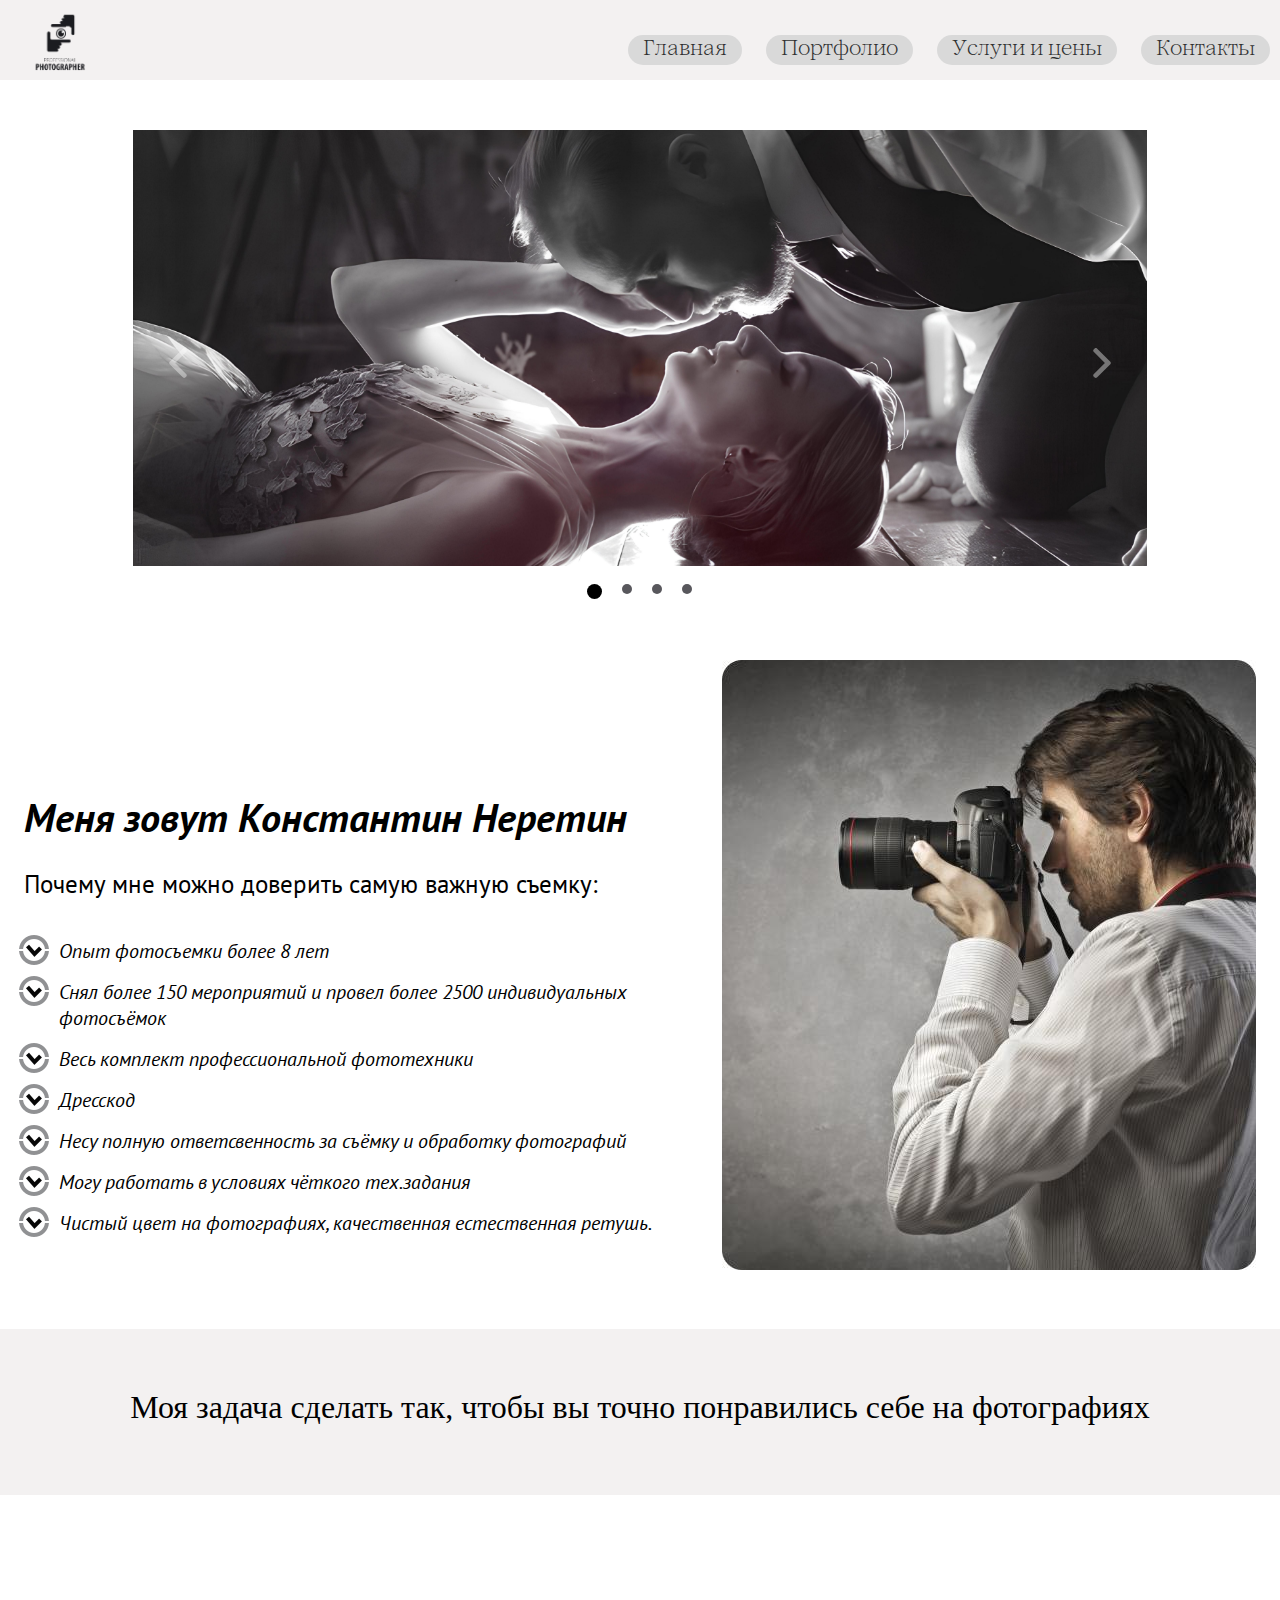
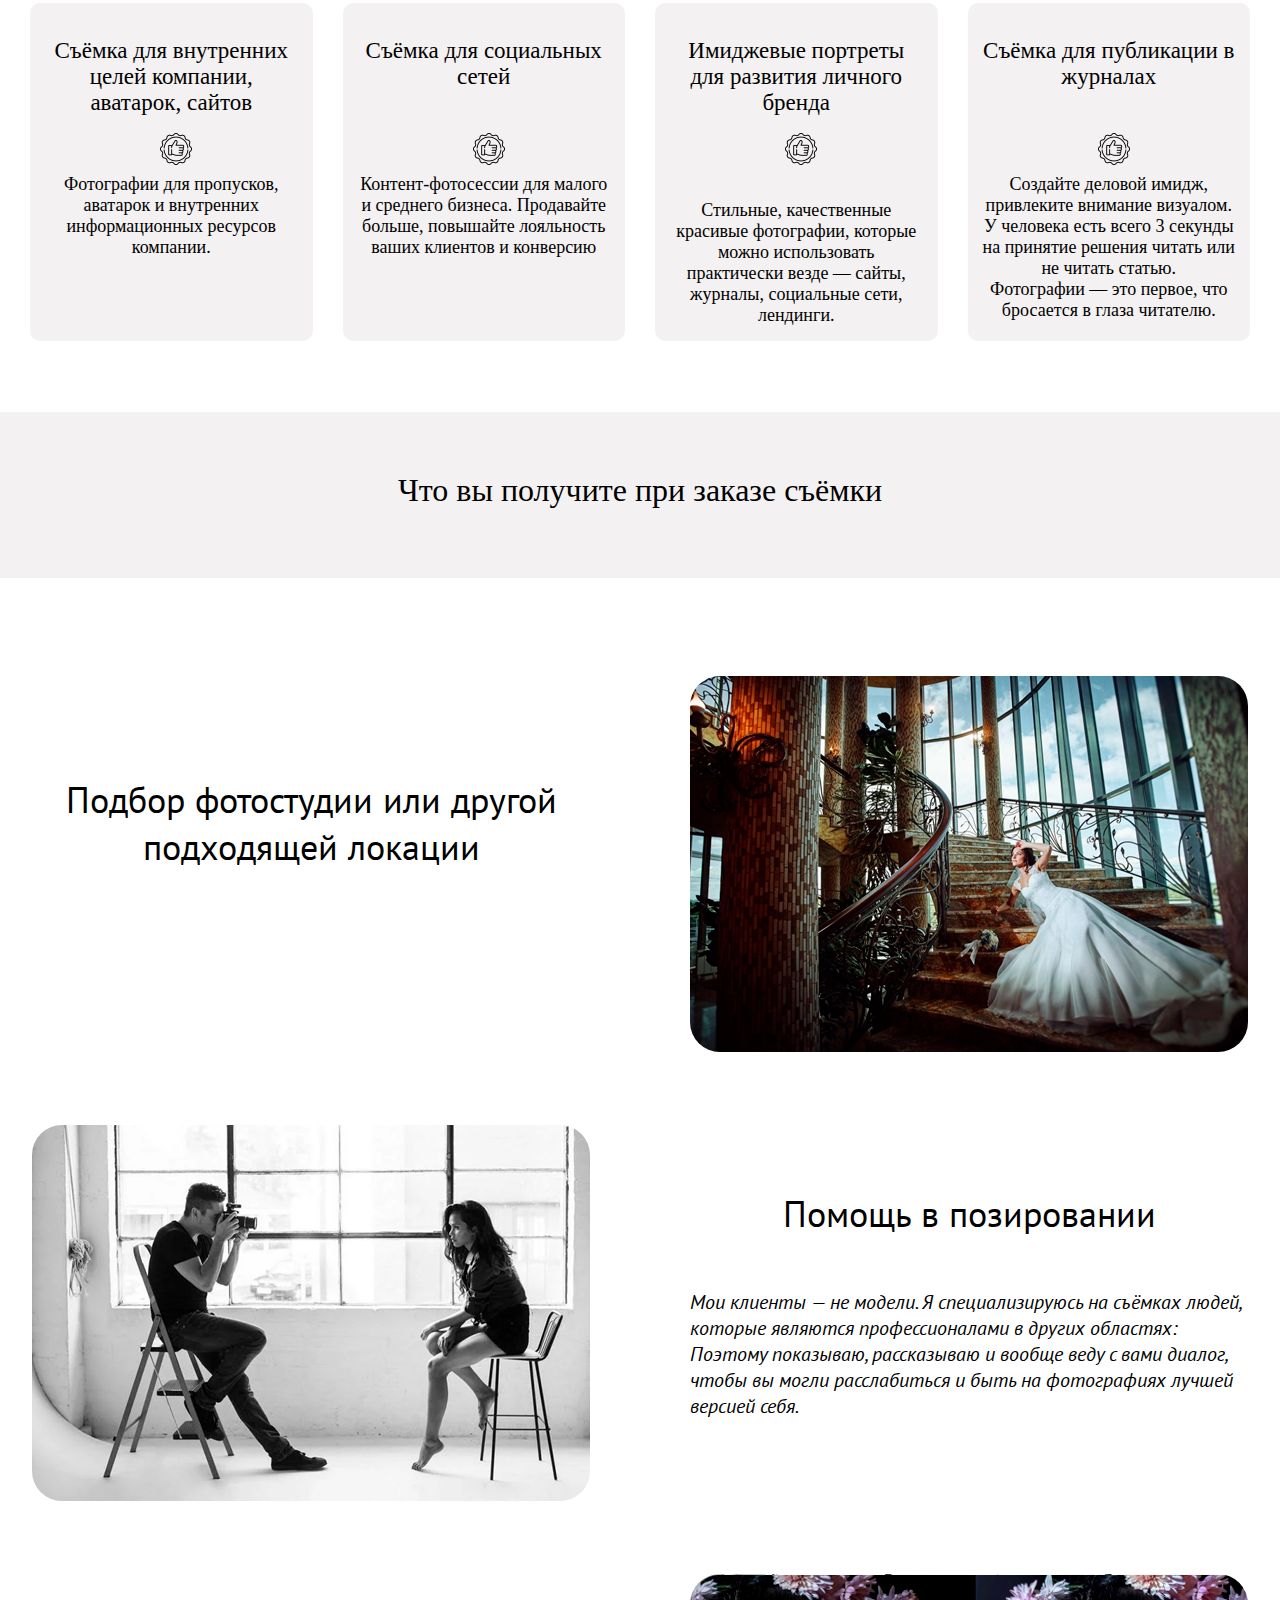
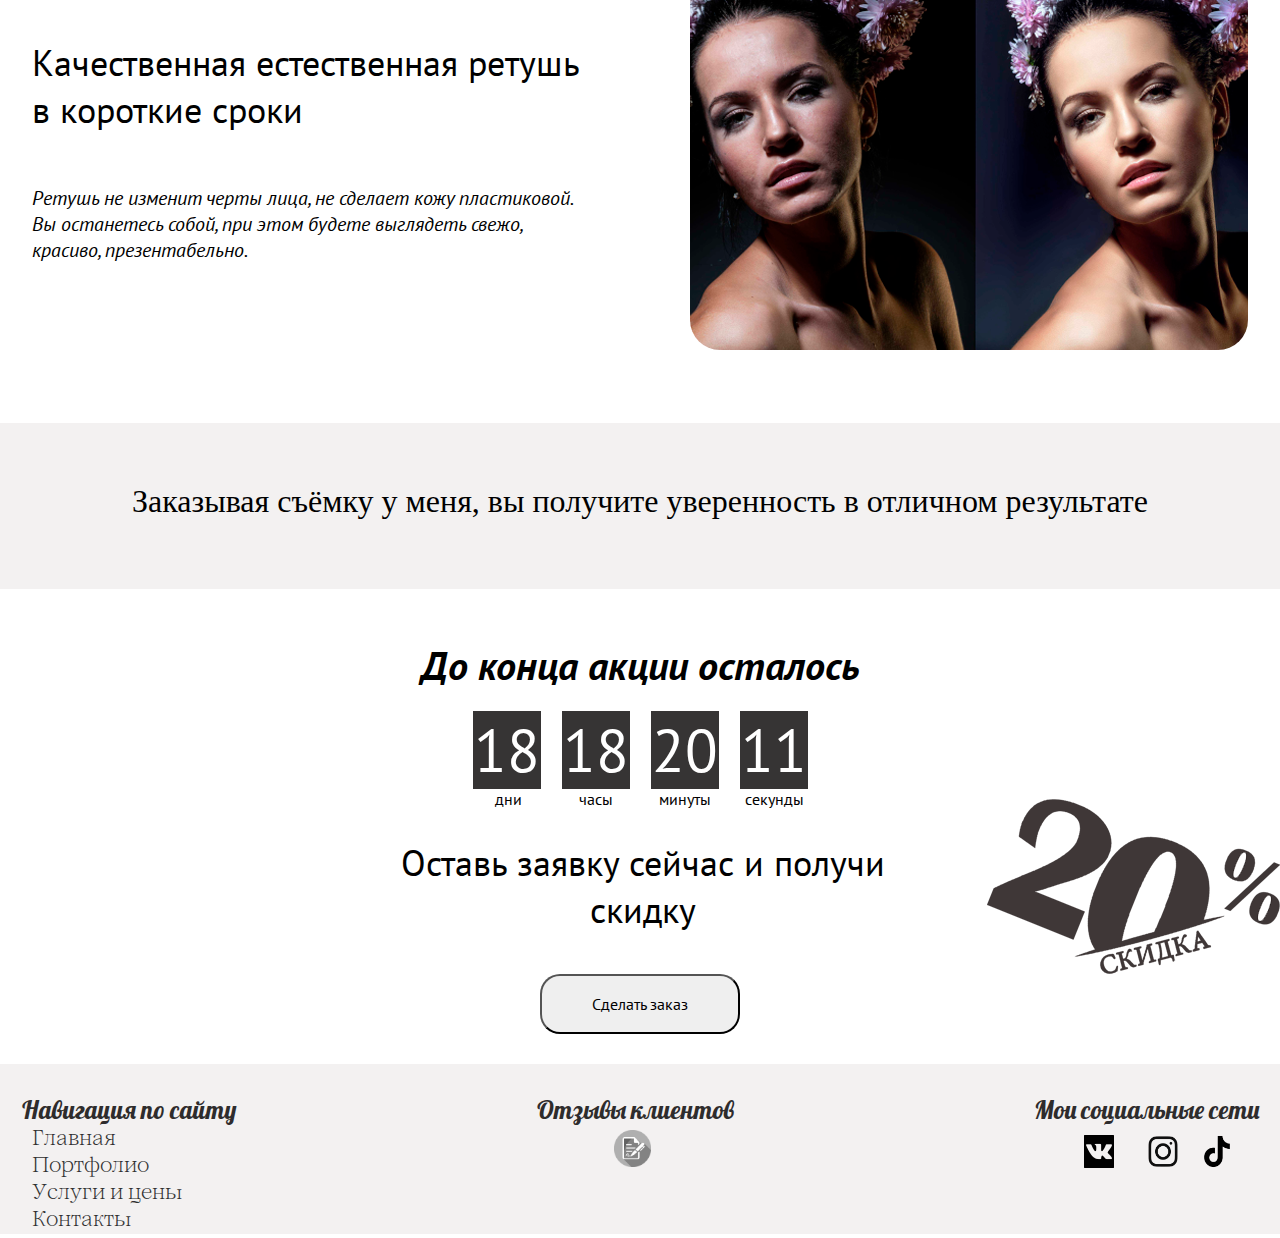
<file: index.html>
<!DOCTYPE html>
<html lang="en">

<head>
    <meta charset="UTF-8">
    <meta name="viewport" content="width=device-width, initial-scale=1.0">
    <title>Document</title>
    <link rel="stylesheet" href="css/style.css">
    <link rel="stylesheet" href="css/style-form.css">
</head>

<body>
    <section class="sect_nav">
        <img class="logo_photo" src="icons/logo.png" alt="логотип">
        <nav class="nav">
            <a class="nav_pad" href="">Главная</a>
            <a class="nav_pad" href="portfolio.html">Портфолио</a>
            <a class="nav_pad" href="services and prices.html">Услуги и цены</a>
            <a class="nav_pad" href="contacts.html">Контакты</a>
        </nav>
    </section>
    <!-- ______________________________слайдер  -->
    <div class="content-slider">
        <div class="slider" id="photo">
            <div class="wrap">
                <div class="slider-item fade">
                    <img class="imgsize" src="img/slider_1.jpg" alt="slider">
                </div>
                <div class="slider-item fade">
                    <img class="imgsize" src="img/slider_2.jpg" alt="slider">
                </div>
                <div class="slider-item fade">
                    <img class="imgsize" src="img/slider_3.jpg" alt="slider">
                </div>
                <div class="slider-item fade">
                    <img class="imgsize" src="img/slider_4.jpg" alt="slider">
                </div>

                <div class="prev">
                    <div class="arrow-left"></div>
                </div>
                <div class="next">
                    <div class="arrow-right"></div>
                </div>
            </div>
            <div class="slider-dots">
                <div class="dot dot-active"></div>
                <div class="dot"></div>
                <div class="dot"></div>
                <div class="dot"></div>
            </div>
        </div>
    </div>
    <script src="js/script.js"></script>
    <!-- _________________ информация о фоторафе -->
    <section class="content_about_photogarph">
        <div class="content_about_photogarph-text">
            <p class="content_title">Меня зовут Константин Неретин</p>
            <p class="content_subtitle">Почему мне можно доверить самую важную съемку:</p>
            <p class="content_text">
                <img class="png-galka" src="icons/icons8-инстаграм-галочка-32.png" alt=""> Опыт фотосъемки
                более 8 лет
            </p>
            <p class="content_text"><img class="png-galka" src="icons/icons8-инстаграм-галочка-32.png" alt="">Снял более
                150 мероприятий и провел более 2500
                индивидуальных <br> фотосъёмок</p>
            <p class="content_text"><img class="png-galka" src="icons/icons8-инстаграм-галочка-32.png" alt="">Весь
                комплект профессиональной фототехники</p>
            <p class="content_text"><img class="png-galka" src="icons/icons8-инстаграм-галочка-32.png" alt="">
                Дресскод</p>
            <p class="content_text"><img class="png-galka" src="icons/icons8-инстаграм-галочка-32.png" alt="">
                Несу полную ответсвенность за съёмку и обработку фотографий</p>
            <p class="content_text"><img class="png-galka" src="icons/icons8-инстаграм-галочка-32.png" alt="">
                Могу работать в условиях чёткого тех.задания</p>
            <p class="content_text"><img class="png-galka" src="icons/icons8-инстаграм-галочка-32.png" alt="">
                Чистый цвет на фотографиях, качественная естественная ретушь.</p>
        </div>
        <div class="content_about_photogarph-block"><img class="content_about_photogarph-img" src="img/Rectangle 7.jpg"
                alt=""></div>

    </section>
    <!-- direction_of_work_____ -->
    <section class="direction-of-work">
        <div class="slogan-bagr">
            <p class="slogan">Моя задача сделать так, чтобы вы точно понравились себе на фотографиях</p>
        </div>
        <div class="directions center">
            <div class="directions_block center">
                <img class="icon-exelent" src="icons/free-icon-badge-1426689.png" alt="">
                <p class="directions_title1">Съёмка для внутренних
                    целей компании, аватарок, сайтов</p>
                <p class="directions_text">Фотографии для пропусков, аватарок и внутренних информационных ресурсов
                    компании.</p>
            </div>
            <div class="directions_block center">
                <img class="icon-exelent" src="icons/free-icon-badge-1426689.png" alt="">
                <p class="directions_title">Съёмка для социальных сетей</p>
                <p class="directions_text">Контент-фотосессии для малого и среднего бизнеса. Продавайте больше,
                    повышайте лояльность ваших
                    клиентов и конверcию</p>
            </div>
            <div class="directions_block center">
                <img class="icon-exelent" src="icons/free-icon-badge-1426689.png" alt="">
                <p class="directions_title">Имиджевые портреты для развития личного бренда</p>
                <p class="directions_text">Стильные, качественные красивые фотографии, которые можно использовать
                    практически везде — сайты, журналы, социальные сети, лендинги.</p>
            </div>
            <div class="directions_block center">
                <img class="icon-exelent" src="icons/free-icon-badge-1426689.png" alt="">
                <p class="directions_title">Съёмка для публикации в журналах</p>
                <p class="directions_text">Создайте деловой имидж, привлеките внимание визуалом. <br>
                    У человека есть всего 3 секунды на принятие решения читать или не читать статью. <br> Фотографии —
                    это
                    первое, что бросается в глаза читателю.</p>
            </div>
        </div>
    </section>
    <!-- _______________________services_received -->
    <section class="services_received">
        <div class="services_received-motivation-backgraund">
            <p class="services_received-motivation">Что вы получите при заказе съёмки</p>
        </div>
        <div>
            <div class="advantages-of-ordering center">
                <div class="advantages-box center">
                    <div class="box-text3">
                        <p class="advantages-subtitle">Подбор фотостудии
                            или другой подходящей локации</p>
                    </div>
                    <div><img class="advantages-img" src="img/Rectangle 21.png" alt=""></div>
                </div>
                <div class="advantages-box">
                    <div class="advantages-imgbox"><img class="advantages-img" src="img/Rectangle 22.png" alt=""></div>
                    <div class="box-text3">
                        <p class="advantages-subtitle2">Помощь в позировании</p>
                        <p class="advantages-text">Мои клиенты — не модели. Я специализируюсь на съёмках людей, которые
                            являются профессионалами в других областях: Поэтому показываю, рассказываю и вообще веду с
                            вами диалог, чтобы вы могли расслабиться и быть на фотографиях лучшей версией себя.</p>
                    </div>
                </div>
                <div class="advantages-box">
                    <div class="box-text3">
                        <p class="advantages-subtitle3">Качественная естественная ретушь в короткие сроки</p>
                        <p class="advantages-text">Ретушь не изменит черты лица, не сделает кожу пластиковой. Вы
                            останетесь собой, при этом будете выглядеть свежо, красиво, презентабельно.</p>
                    </div>
                    <div><img class="advantages-img" src="img/Rectangle 23.png" alt="">
                    </div>

                </div>
            </div>
        </div>
    </section>
    <!-- buttom_orders_________________ -->
    <section class="buttom_orders">
        <div class="services_received-motivation-backgraund-2">
            <p class="services_received-motivation">Заказывая съёмку у меня, вы получите уверенность в отличном
                результате</p>
        </div>
        <p class="sale-text">До конца акции осталось</p>
        <div class="liner-numbers" id="timer">
            <span class="days">18</span>
            <span class="colon" id="message">:</span>
            <span class="hours">18</span>
            <span class="colon" id="message1">:</span>
            <span class="minutes">20</span>
            <span class="colon" id="message2">:</span>
            <span class="seconds">11</span>
        </div>

        <div class="name-taimer">
            <p class="days-text">дни</p>
            <p class="hours-text">часы</p>
            <p class="minutes-text">минуты</p>
            <p class="seconds-text">секунды</p>
        </div>
        <div class="orders-butt center ">
            <p class="order-clients">Оставь заявку сейчас и получи скидку </p>
            <img class="sale-numbers-img" src="img/26.png" alt="">
        </div>
        <div class="content">
            <div class="container" id="about">
                <button class="more"> Cделать заказ</button>
            </div>
        </div>
        <div class="overlay">
            <div class="popup">
                <div class="popup-close">&times;
                </div>
                <div class="popup-title">
                    Форма обратной связи</div>
                <div class="popup-form">
                    <div class="wrapper">
                        <form class="form" onsubmit="sendEmailTelegram(event)">
                            <div class="form__group">
                                <div class="popup-form-header">
                                    Заполните заявку и получите скидку
                                </div>
                                <label for="name"></label>
                                <input class="popup-form__input" type="text" name="name" autocomplete="off"
                                    maxlength="50" required placeholder="Введите ваше Имя">
                                <label for="phone"></label>
                                <input class="popup-form__input" type="tel" name="phone" autocomplete="off"
                                    maxlength="15" required placeholder="Введите ваш номер телефона">
                            </div>
                            <div class="form__submit-block">
                                <div class="form__submit-button">
                                    <button class="but-submit" type="submit">Отправить</button>
                                </div>
                            </div>
                            <div class="form__send-result"></div>
                        </form>
                    </div>
                </div>
            </div>
        </div>
        <script src="js/script-form.js"></script>
        <script src="api timer on websity/timer.js"></script>
        <script src="js/script-form-telegram.js"></script>
    </section>
    <!-- ________________footer____________ -->
    <section class="block-footer">
        <div class="block-feedback">
            <p class="feedback-clients-text">Навигация по сайту</p>
            <nav class="footer-nav">
                <a class="nav_pad2" href="index.html">Главная</a>
                <a class="nav_pad2" href="portfolio.html">Портфолио</a>
                <a class="nav_pad2" href="services and prices.html">Услуги и цены</a>
                <a class="nav_pad2" href="contacts.html">Контакты</a>
            </nav>

        </div>
        <div class="footer-img">
            <p class="feedback-clients-text">Отзывы клиентов</p>
            <a href="#"><img class="feedback-but" src="img/111.png" alt=""></a>

        </div>
        <div class="social-network">
            <p class="my-social-network">Мои социальные сети</p>
            <a href="#"><img class="social_network-icon1" src="icons/Rectangle 30.png" alt=""></a>
            <a href="#"><img class="social_network-icon" src="icons/Rectangle 31.png" alt=""></a>
            <a href="#"><img class="social_network-icon" src="icons/Rectangle 32.png" alt=""></a>
        </div>
    </section>

</body>

</html>
</file>
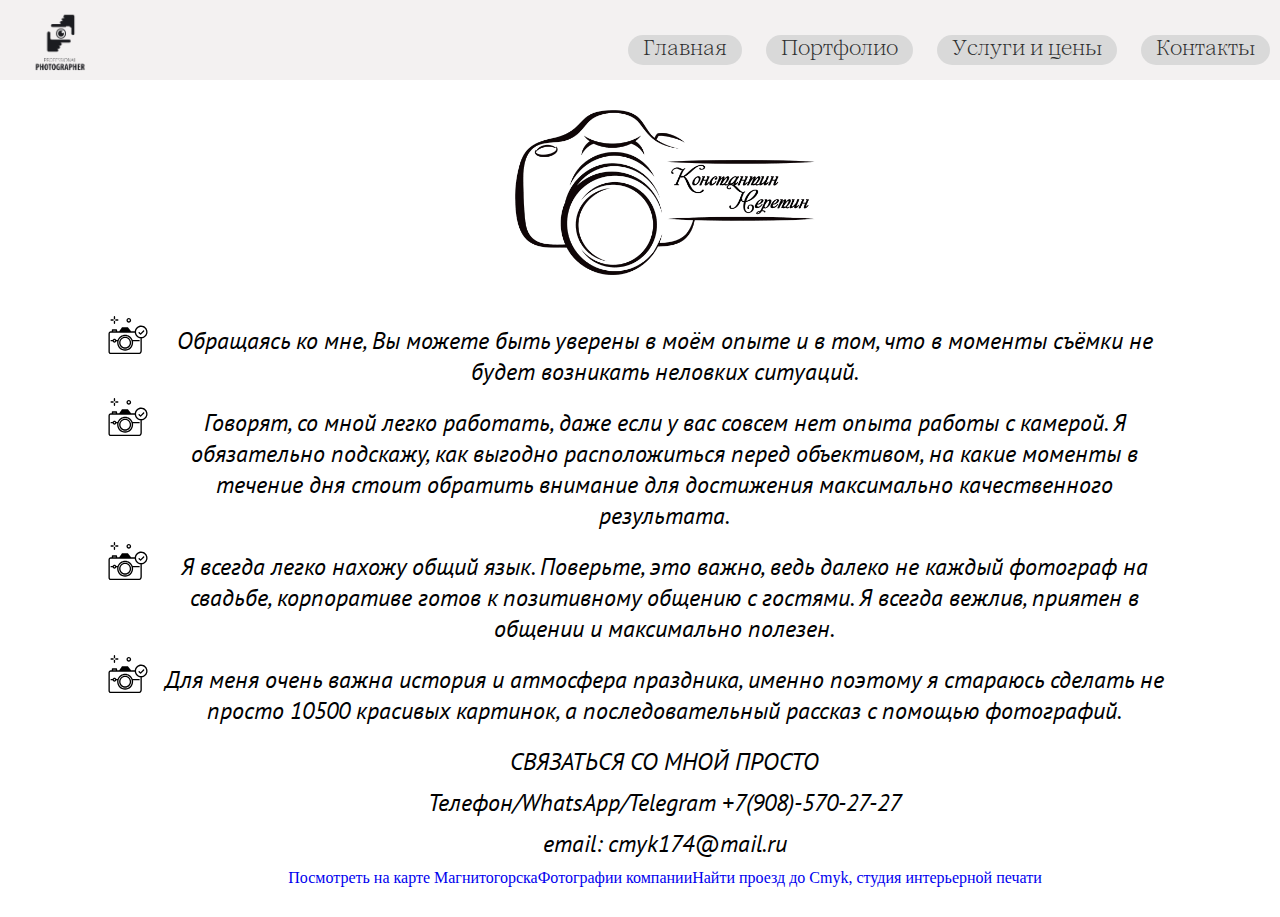
<file: contacts.html>
<!DOCTYPE html>
<html lang="en">

<head>
    <meta charset="UTF-8">
    <meta name="viewport" content="width=device-width, initial-scale=1.0">
    <title>Document</title>
    <link rel="stylesheet" href="css/contacts.css">
</head>

<body>
    <section class="sect_nav">
        <img class="logo_photo" src="icons/logo.png" alt="логотип">
        <nav class="nav">
            <a class="nav_pad" href="index.html">Главная</a>
            <a class="nav_pad" href="portfolio.html">Портфолио</a>
            <a class="nav_pad" href="services and prices.html">Услуги и цены</a>
            <a class="nav_pad" href="contacts.html">Контакты</a>
        </nav>
    </section>
    <!-- __________________contacts_____________________ -->
    <div class="border">
        <section class="contacts center">
            <div class="block-contacts-img">
                <img class="contacts-img" src="img/Rectangle 47.png" alt="">
            </div>
            <div class="block-contacts-text center">
                <p class="contacts-text"><img class="icon-photo" src="icons/checkmark_nqidsw76r6ju.svg" alt="">
                    Обращаясь ко
                    мне, Вы можете
                    быть уверены в моём опыте и в том, что в моменты съёмки
                    не будет возникать неловких ситуаций.</p>
                <p class="contacts-text"> <img class="icon-photo" src="icons/checkmark_nqidsw76r6ju.svg" alt="">Говорят,
                    со
                    мной легко работать, даже если у вас совсем нет опыта работы с камерой.
                    Я обязательно
                    подскажу, как выгодно расположиться перед объективом, на какие моменты в течение дня стоит
                    обратить внимание для достижения максимально качественного результата.</p>
                <p class="contacts-text"><img class="icon-photo" src="icons/checkmark_nqidsw76r6ju.svg" alt="">Я всегда
                    легко нахожу общий
                    язык. Поверьте, это важно, ведь далеко не каждый фотограф на свадьбе,
                    корпоративе готов к позитивному общению с гостями. Я всегда вежлив, приятен в общении и максимально
                    полезен.</p>
                <p class="contacts-text"><img class="icon-photo" src="icons/checkmark_nqidsw76r6ju.svg" alt="">Для меня
                    очень важна история и
                    атмосфера праздника, именно поэтому я стараюсь сделать не просто 10500
                    красивых картинок, а последовательный рассказ с помощью фотографий.</p>
                <p class="contact-whit-me">СВЯЗАТЬСЯ СО МНОЙ ПРОСТО</p>
                <p class="contact-phone">Телефон/WhatsApp/Telegram +7(908)-570-27-27</p>
                <p class="contact-mail">email: cmyk174@mail.ru</p>
            </div>
            <!-- <img class="elips" src="img/Ellipse 1.png" alt=""> -->
            <!-- <img class="elips2" src="img/Ellipse 2.png" alt=""> -->
        </section>
        <section class="giscart">
            <a class="dg-widget-link"
                href="http://2gis.ru/magnitogorsk/firm/70000001031120916/center/58.981121778488166,53.421272124366915/zoom/16?utm_medium=widget-source&utm_campaign=firmsonmap&utm_source=bigMap">Посмотреть
                на карте Магнитогорска</a>
            <div class="dg-widget-link"><a
                    href="http://2gis.ru/magnitogorsk/firm/70000001031120916/photos/70000001031120916/center/58.981121778488166,53.421272124366915/zoom/17?utm_medium=widget-source&utm_campaign=firmsonmap&utm_source=photos">Фотографии
                    компании</a></div>
            <div class="dg-widget-link"><a
                    href="http://2gis.ru/magnitogorsk/center/58.979175,53.419354/zoom/16/routeTab/rsType/bus/to/58.979175,53.419354╎Cmyk, студия интерьерной печати?utm_medium=widget-source&utm_campaign=firmsonmap&utm_source=route">Найти
                    проезд до Cmyk, студия интерьерной печати</a></div>
            <script charset="utf-8" src="https://widgets.2gis.com/js/DGWidgetLoader.js"></script>
            <script
                charset="utf-8"> new DGWidgetLoader({ "width": "70%", "height": 400, "borderColor": "#a3a3a3", "pos": { "lat": 53.421272124366915, "lon": 58.981121778488166, "zoom": 16 }, "opt": { "city": "magnitogorsk" }, "org": [{ "id": "70000001031120916" }] });</script>
            <noscript style="color:#c00;font-size:16px;font-weight:bold;">Виджет карты использует JavaScript. Включите
                его в
                настройках вашего браузера.</noscript>
        </section>
    </div>
</body>

</html>
</file>
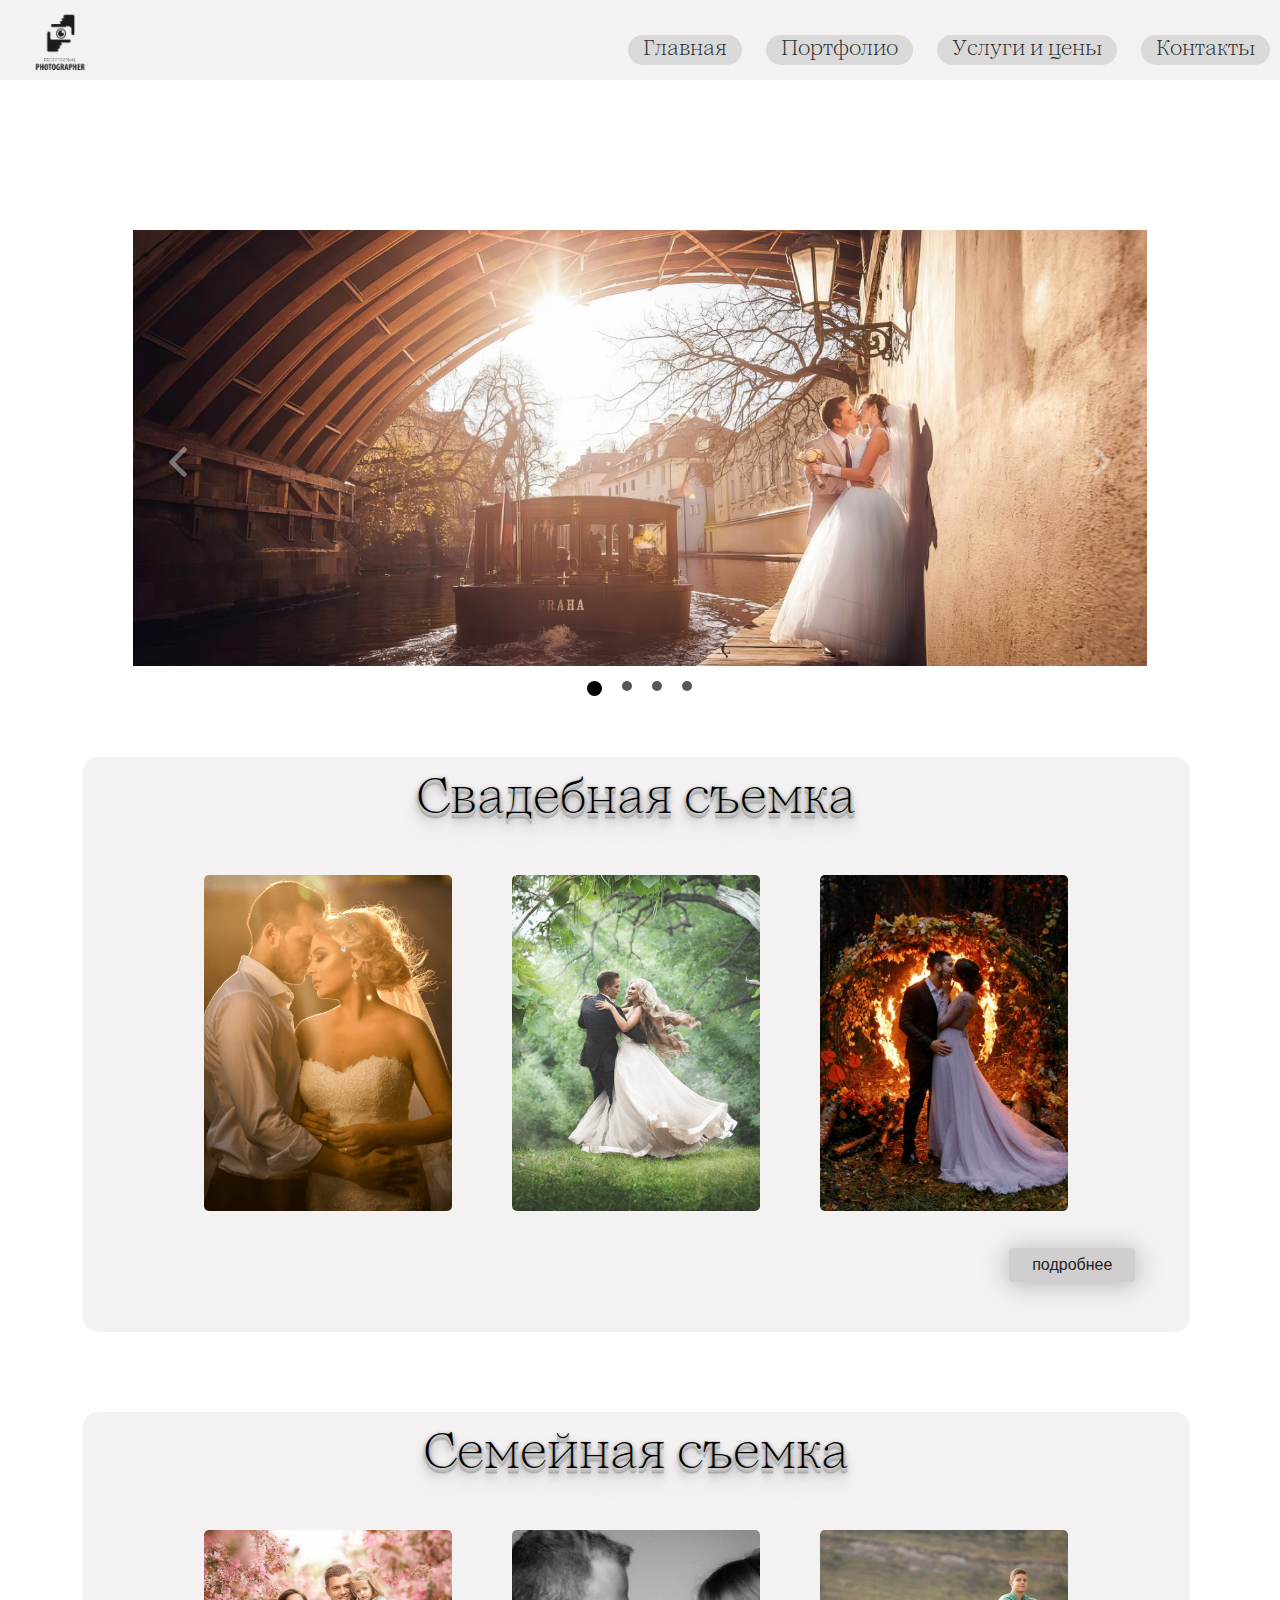
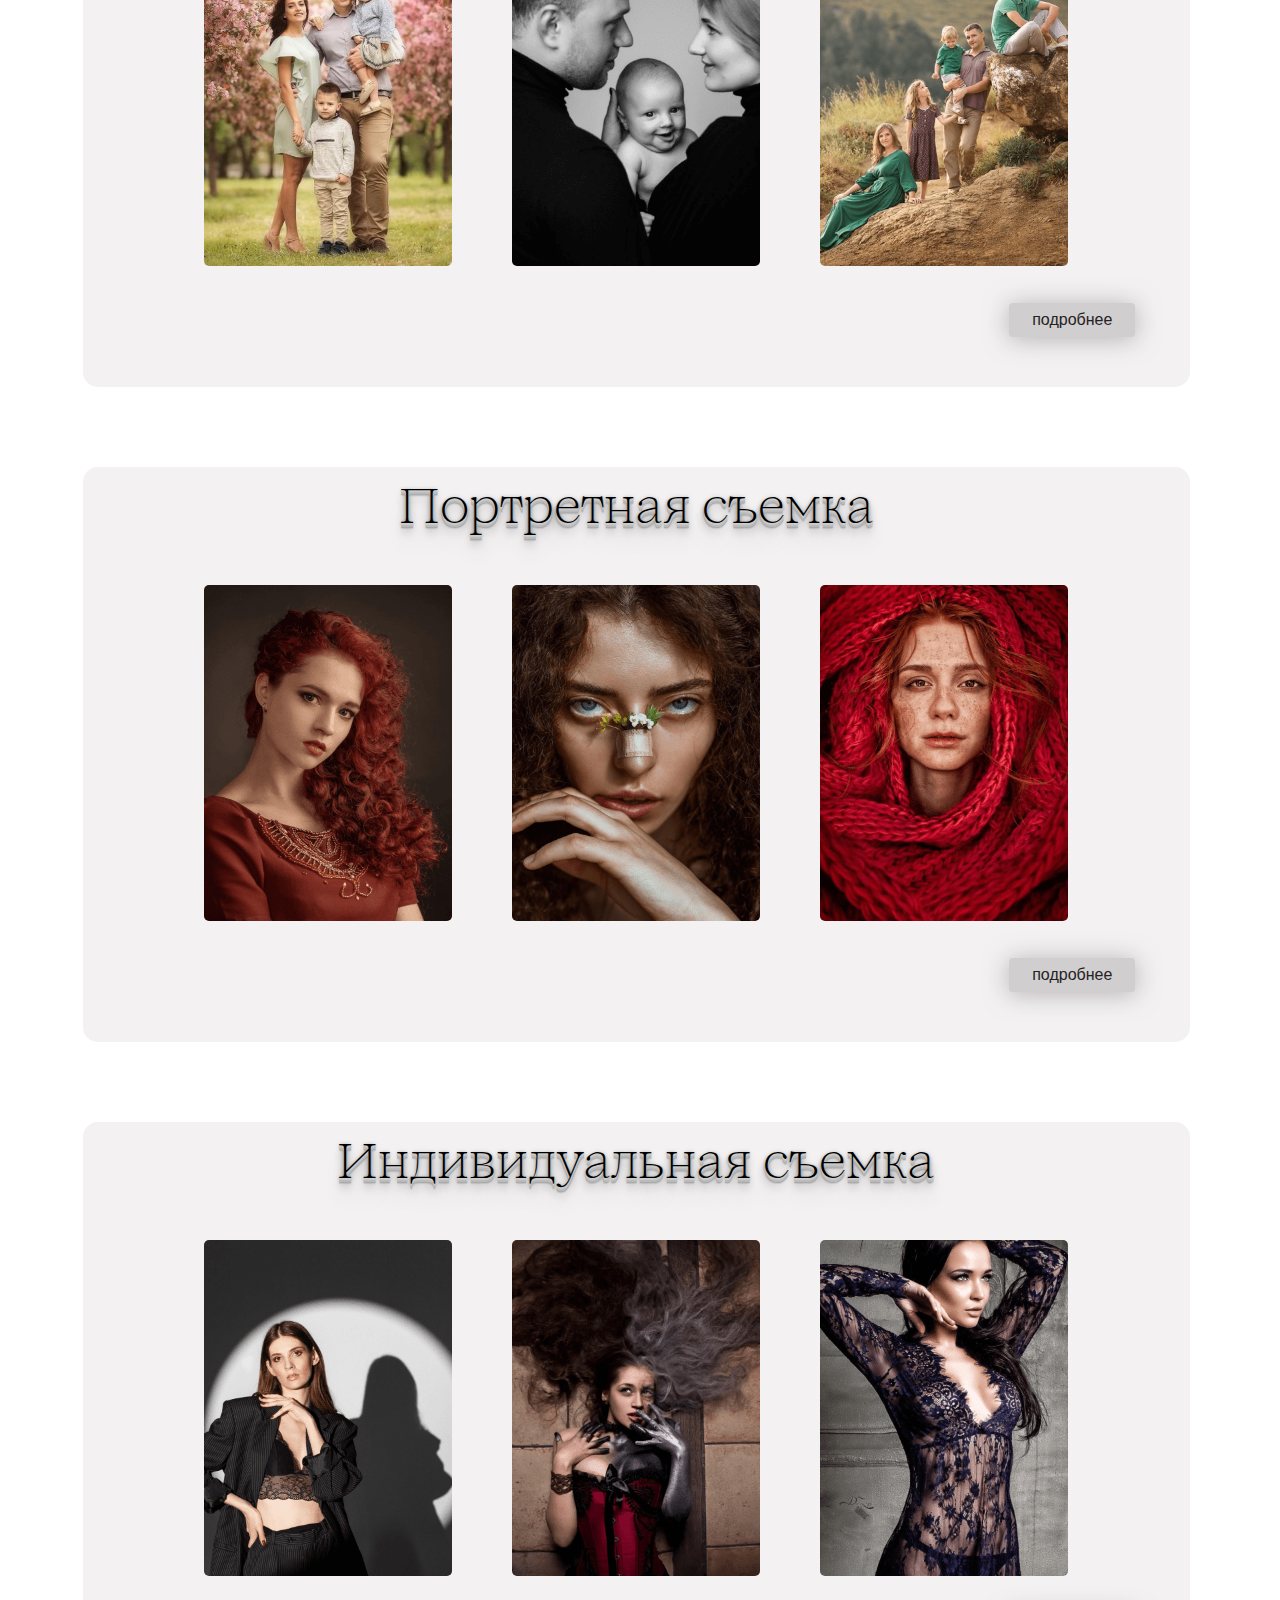
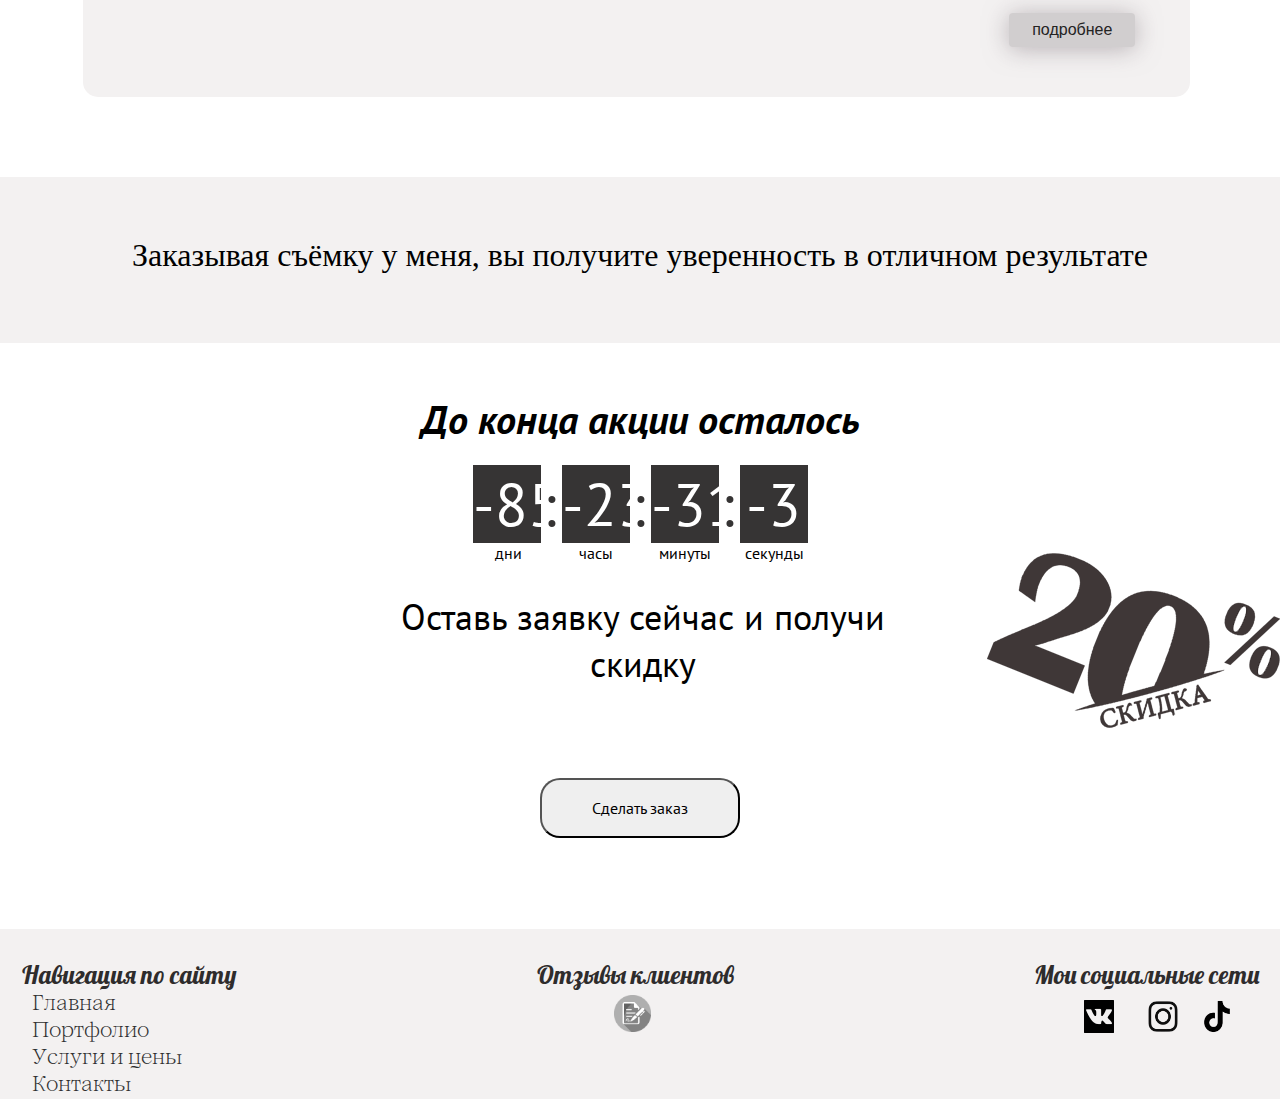
<file: portfolio.html>
<!DOCTYPE html>
<html lang="en">

<head>
    <meta charset="UTF-8">
    <meta name="viewport" content="width=device-width, initial-scale=1.0">
    <title>Document</title>
    <link rel="stylesheet" href="css/style-potrfolio.css">
    <link rel="stylesheet" href="css/style-form.css">
</head>

<body>
    <section class="sect_nav">
        <img class="logo_photo" src="icons/logo.png" alt="логотип">
        <nav class="nav">
            <a class="nav_pad" href="index.html">Главная</a>
            <a class="nav_pad" href="portfolio.html">Портфолио</a>
            <a class="nav_pad" href="services and prices.html">Услуги и цены</a>
            <a class="nav_pad" href="contacts.html">Контакты</a>
        </nav>
    </section>
    <!-- ______________________________слайдер  -->
    <div class="content">
        <div class="slider" id="photo">
            <div class="wrap">
                <div class="slider-item fade">
                    <img class="imgsize" src="img/slider_5.jpg" alt="slider">
                </div>
                <div class="slider-item fade">
                    <img class="imgsize" src="img/slider_2.jpg" alt="slider">
                </div>
                <div class="slider-item fade">
                    <img class="imgsize" src="img/slider_3.jpg" alt="slider">
                </div>
                <div class="slider-item fade">
                    <img class="imgsize" src="img/slider_4.jpg" alt="slider">
                </div>
                <div class="prev">
                    <div class="arrow-left"></div>
                </div>
                <div class="next">
                    <div class="arrow-right"></div>
                </div>
            </div>
            <div class="slider-dots">
                <div class="dot dot-active"></div>
                <div class="dot"></div>
                <div class="dot"></div>
                <div class="dot"></div>
            </div>
        </div>
    </div>
    <script src="js/script.js"></script>
    <!-- wedding-shooting -->
    <section class="wedding-shooting center">
        <div class="shooting-block center">
            <p class="photo-title-name">Свадебная съемка</p>
            <div class="shooting-photo">
                <img class="photo-potrfolio" src="img/Rectangle 24.png" alt="фото">
                <img class="photo-potrfolio" src="img/Rectangle 25.png" alt="фото">
                <img class="photo-potrfolio" src="img/Rectangle 26.png" alt="фото">
            </div>
            <div class="but-fix center"><a href="gallery-ws.html"><button
                        class="portfolio-bottom">подробнее</button></a>
            </div>
        </div>
    </section>
    <!-- _________________________Family-shooting -->
    <section class="Family-shooting center">
        <div class="shooting-block center">
            <p class="photo-title-name">Семейная съемка</p>
            <div class="shooting-photo">
                <img class="photo-potrfolio" src="img/Rectangle 38.jpg" alt="фото">
                <img class="photo-potrfolio" src="img/Rectangle 39.png" alt="фото">
                <img class="photo-potrfolio" src="img/Rectangle 40.png" alt="фото">
            </div>
            <div class="but-fix center"><a href="gallery-fs.html">
                    <button class="portfolio-bottom">подробнее</button></a>
            </div>
        </div>
    </section>
    <!-- _________________________Portrait shoothing-->
    <section class="Portrait-shooting center">
        <div class="shooting-block center">
            <p class="photo-title-name">Портретная съемка</p>
            <div class="shooting-photo">
                <img class="photo-potrfolio" src="img/Rectangle 41.png" alt="фото">
                <img class="photo-potrfolio" src="img/Rectangle 42.png" alt="фото">
                <img class="photo-potrfolio" src="img/Rectangle 43.png" alt="фото">
            </div>
            <div class="but-fix center"><a href="gallery-ps.html">
                    <button class="portfolio-bottom">подробнее</button></a>
            </div>
        </div>
    </section>
    <!-- _________________________individual shoothing-->
    <section class="Individual-shooting center">
        <div class="shooting-block center">
            <p class="photo-title-name">Индивидуальная съемка</p>
            <div class="shooting-photo">
                <img class="photo-potrfolio" src="img/Rectangle 44.png" alt="фото">
                <img class="photo-potrfolio" src="img/Rectangle 45.png" alt="фото">
                <img class="photo-potrfolio" src="img/Rectangle 46.png" alt="фото">
            </div>
            <div class="but-fix center"><a href="gallery-is.html"><button
                        class="portfolio-bottom">подробнее</button></a>
            </div>

        </div>
    </section>
    <!-- buttom_orders_________________ -->
    <section class="buttom_orders">
        <div class="services_received-motivation-backgraund-2">
            <p class="services_received-motivation">Заказывая съёмку у меня, вы получите уверенность в отличном
                результате</p>
        </div>
        <p class="sale-text">До конца акции осталось</p>
        <div class="liner-numbers" id="timer">
            <span class="days">18</span>
            <span class="colon" id="message">:</span>
            <span class="hours">18</span>
            <span class="colon" id="message1">:</span>
            <span class="minutes">20</span>
            <span class="colon" id="message2">:</span>
            <span class="seconds">11</span>
        </div>

        <div class="name-taimer">
            <p class="days-text">дни</p>
            <p class="hours-text">часы</p>
            <p class="minutes-text">минуты</p>
            <p class="seconds-text">секунды</p>
        </div>
        <div class="orders-butt center">
            <p class="order-clients">Оставь заявку сейчас и получи скидку</p>
            <img class="sale-numbers-img" src="img/26.png" alt="">
        </div>

        <!-- ______ -->
        <div class="content">
            <div class="container" id="about">
                <button class="more"> Cделать заказ</button>
            </div>
        </div>
        <div class="overlay">
            <div class="popup">
                <div class="popup-close">&times;
                </div>
                <div class="popup-title">
                    Форма обратной связи</div>
                <div class="popup-form">
                    <div class="wrapper">
                        <form class="form" onsubmit="sendEmailTelegram(event)">
                            <div class="form__group">
                                <div class="popup-form-header">
                                    Заполните заявку и получите скидку
                                </div>
                                <label for="name"></label>
                                <input class="popup-form__input" type="text" name="name" autocomplete="off"
                                    maxlength="50" required placeholder="Введите ваше Имя">
                                <label for="phone"></label>
                                <input class="popup-form__input" type="tel" name="phone" autocomplete="off"
                                    maxlength="15" required placeholder="Введите ваш номер телефона">
                            </div>
                            <div class="form__submit-block">
                                <div class="form__submit-button">
                                    <button class="but-submit" type="submit">Отправить</button>
                                </div>
                            </div>
                            <div class="form__send-result"></div>
                        </form>

                    </div>
                </div>
            </div>
        </div>
        <script src="js/script-form.js"></script>
        <script src="js/script-form-telegram.js"></script>
        <script src="api timer on websity/timer.js"></script>
        <script src="js/script-button-vsplesk.js"></script>
    </section>
    <!-- ________________footer____________ -->
    <section class="block-footer">
        <div class="block-feedback">
            <p class="feedback-clients-text">Навигация по сайту</p>
            <nav class="footer-nav">
                <a class="nav_pad2" href="index.html">Главная</a>
                <a class="nav_pad2" href="portfolio.html">Портфолио</a>
                <a class="nav_pad2" href="services and prices.html">Услуги и цены</a>
                <a class="nav_pad2" href="contacts.html">Контакты</a>
            </nav>

        </div>
        <div class="footer-img">
            <p class="feedback-clients-text">Отзывы клиентов</p>
            <a href="#"><img class="feedback-but" src="img/111.png" alt=""></a>

        </div>
        <div class="social-network">
            <p class="my-social-network">Мои социальные сети</p>
            <a href="#"><img class="social_network-icon1" src="icons/Rectangle 30.png" alt=""></a>
            <a href="#"><img class="social_network-icon" src="icons/Rectangle 31.png" alt=""></a>
            <a href="#"><img class="social_network-icon" src="icons/Rectangle 32.png" alt=""></a>
        </div>
    </section>
</body>

</html>
</file>
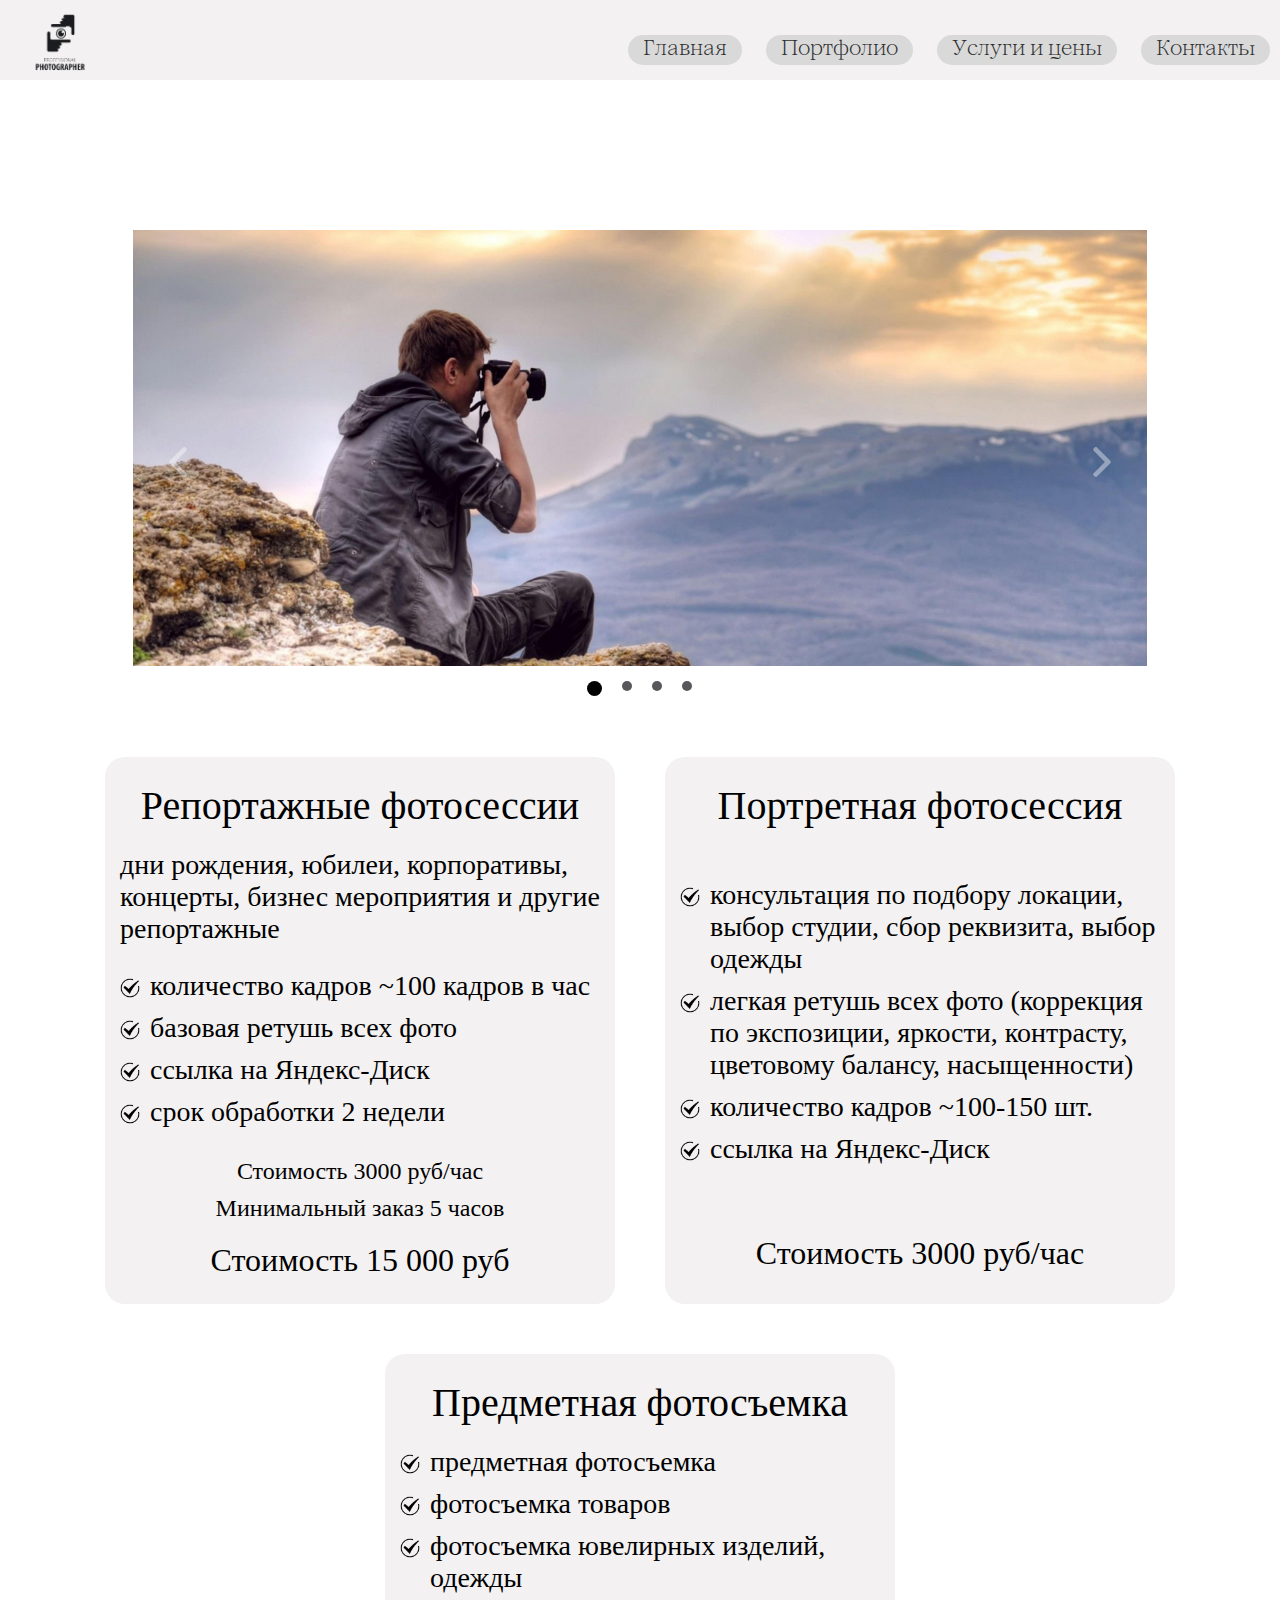
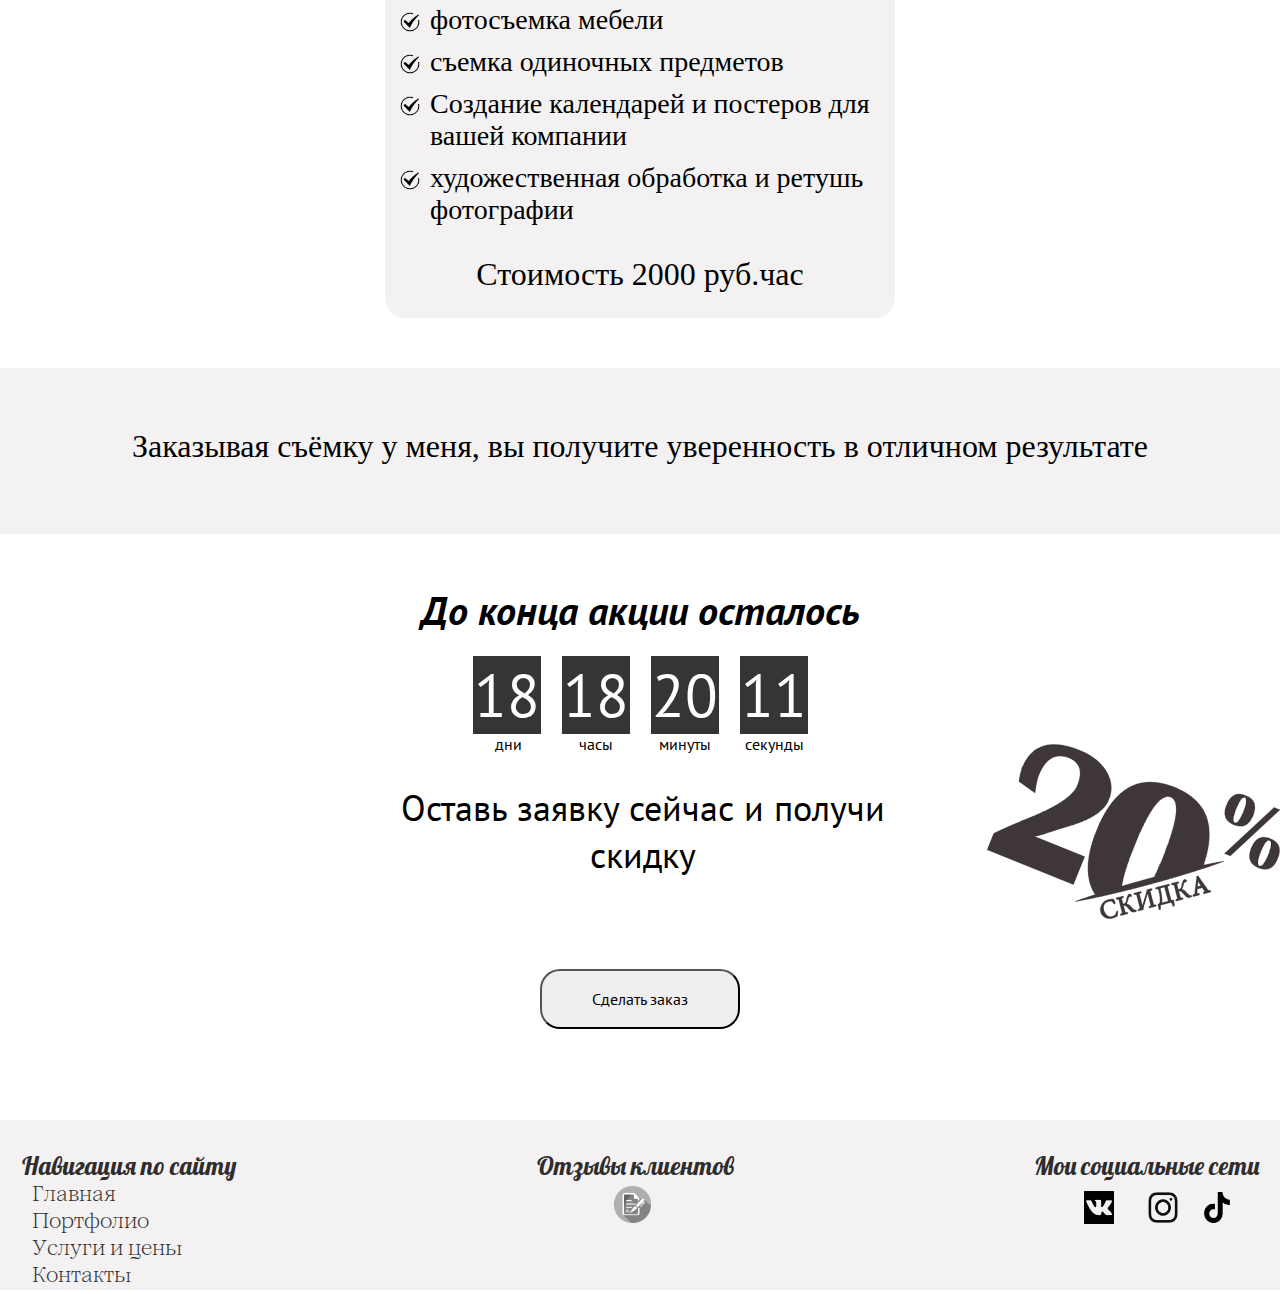
<file: services and prices.html>
<!DOCTYPE html>
<html lang="en">

<head>
    <meta charset="UTF-8">
    <meta name="viewport" content="width=device-width, initial-scale=1.0">
    <title>Document</title>
    <link rel="stylesheet" href="css/services and prices.css">
    <link rel="stylesheet" href="css/style-form.css">
</head>

<body>
    <section class="sect_nav">
        <img class="logo_photo" src="icons/logo.png" alt="логотип">
        <nav class="nav">
            <a class="nav_pad" href="index.html">Главная</a>
            <a class="nav_pad" href="portfolio.html">Портфолио</a>
            <a class="nav_pad" href="services and prices.html">Услуги и цены</a>
            <a class="nav_pad" href="contacts.html">Контакты</a>
        </nav>
    </section>
    <!-- ______________________________слайдер  -->
    <div class="content">
        <div class="slider" id="photo">
            <div class="wrap">
                <div class="slider-item fade">
                    <img class="imgsize" src="img/slider_6.jpg" alt="slider">
                </div>
                <div class="slider-item fade">
                    <img class="imgsize" src="img/slider_2.jpg" alt="slider">
                </div>
                <div class="slider-item fade">
                    <img class="imgsize" src="img/slider_3.jpg" alt="slider">
                </div>
                <div class="slider-item fade">
                    <img class="imgsize" src="img/slider_4.jpg" alt="slider">
                </div>

                <div class="prev">
                    <div class="arrow-left"></div>
                </div>
                <div class="next">
                    <div class="arrow-right"></div>
                </div>
            </div>
            <div class="slider-dots">
                <div class="dot dot-active"></div>
                <div class="dot"></div>
                <div class="dot"></div>
                <div class="dot"></div>
            </div>
        </div>
    </div>
    <script src="js/script.js"></script>
    <!-- _________________________________services-and-prices -->
    <section class="services-and-prices center">
        <div class="reportage-photo-shoot">
            <p class="title-shoot">Репортажные фотосессии</p>
            <p class="text-reportaje">дни рождения, юбилеи, корпоративы, концерты, бизнес мероприятия и другие
                репортажные</p>
            <p class="base"><img class="png-galka2" src="icons/img_143294.png" alt="">количество кадров ~100
                кадров в час</p>
            <p class="base"><img class="png-galka2" src="icons/img_143294.png" alt="">базовая ретушь всех фото
            </p>
            <p class="base"><img class="png-galka2" src="icons/img_143294.png" alt="">ссылка на Яндекс-Диск</p>
            <p class="base"><img class="png-galka2" src="icons/img_143294.png" alt="">срок обработки 2 недели
            </p>
            <p class="base-cost">Стоимость 3000 руб/час</p>
            <p class="base-quantity">Минимальный заказ 5 часов </p>
            <p class="base-price-reportage">Стоимость 15 000 руб</p>
        </div>
        <div class="portrait-photo-shoot">
            <p class="title-shoot-portrait">Портретная фотосессия</p>
            <p class="base"><img class="png-galka2" src="icons/img_143294.png" alt="">консультация по подбору
                локации, выбор студии, сбор реквизита, выбор одежды</p>
            <p class="base"><img class="png-galka2" src="icons/img_143294.png" alt="">легкая ретушь всех фото
                (коррекция по экспозиции, яркости, контрасту, цветовому балансу,
                насыщенности)</p>
            <p class="base"><img class="png-galka2" src="icons/img_143294.png" alt="">количество кадров
                ~100-150 шт.</p>
            <p class="base"><img class="png-galka2" src="icons/img_143294.png" alt="">ссылка на Яндекс-Диск</p>
            <p class="base-price-portrait-photo">Стоимость 3000 руб/час</p>
        </div>
    </section>
    <section class="services-and-prices">
        <div class="subject-photography">
            <p class="title-subject">Предметная фотосъемка</p>
            <p class="base"><img class="png-galka2" src="icons/img_143294.png" alt="">предметная фотосъемка</p>
            <p class="base"><img class="png-galka2" src="icons/img_143294.png" alt="">фотосъемка товаров</p>
            <p class="base"><img class="png-galka2" src="icons/img_143294.png" alt="">фотосъемка ювелирных
                изделий, одежды</p>
            <p class="base"><img class="png-galka2" src="icons/img_143294.png" alt="">фотосъемка мебели</p>
            <p class="base"><img class="png-galka2" src="icons/img_143294.png" alt="">cъемка одиночных
                предметов </p>
            <p class="base"><img class="png-galka2" src="icons/img_143294.png" alt="">Создание календарей и
                постеров для вашей компании</p>
            <p class="base"><img class="png-galka2" src="icons/img_143294.png" alt="">художественная обработка
                и ретушь фотографии</p>
            <p class="base-price-subject">Стоимость 2000 руб.час</p>
        </div>
    </section>
    <!-- buttom_orders_________________ -->
    <section class="buttom_orders">
        <div class="services_received-motivation-backgraund-2">
            <p class="services_received-motivation">Заказывая съёмку у меня, вы получите уверенность в отличном
                результате</p>
        </div>
        <p class="sale-text">До конца акции осталось</p>
        <div class="liner-numbers" id="timer">
            <span class="days">18</span>
            <span class="colon" id="message">:</span>
            <span class="hours">18</span>
            <span class="colon" id="message1">:</span>
            <span class="minutes">20</span>
            <span class="colon" id="message2">:</span>
            <span class="seconds">11</span>
        </div>

        <div class="name-taimer">
            <p class="days-text">дни</p>
            <p class="hours-text">часы</p>
            <p class="minutes-text">минуты</p>
            <p class="seconds-text">секунды</p>
        </div>
        <div class="orders-butt center">
            <p class="order-clients">Оставь заявку сейчас и получи скидку </p>
            <img class="sale-numbers-img" src="img/26.png" alt="">
        </div>
        <!-- <div class="order-block-but center">
            <button class="but-order">Cделать заказ</button>
        </div> -->
        <!-- ______ -->
        <div class="content">
            <div class="container" id="about">
                <button class="more"> Cделать заказ</button>
            </div>
        </div>
        <div class="overlay">
            <div class="popup">
                <div class="popup-close">&times;
                </div>
                <div class="popup-title">
                    Форма обратной связи</div>
                <div class="popup-form">
                    <div class="wrapper">
                        <form class="form" onsubmit="sendEmailTelegram(event)">
                            <div class="form__group">
                                <div class="popup-form-header">
                                    Заполните заявку и получите скидку
                                </div>
                                <label for="name"></label>
                                <input class="popup-form__input" type="text" name="name" autocomplete="off"
                                    maxlength="50" required placeholder="Введите ваше Имя">
                                <label for="phone"></label>
                                <input class="popup-form__input" type="tel" name="phone" autocomplete="off"
                                    maxlength="15" required placeholder="Введите ваш номер телефона">
                            </div>
                            <div class="form__submit-block">
                                <div class="form__submit-button">
                                    <button class="but-submit" type="submit">Отправить</button>
                                </div>
                            </div>
                            <div class="form__send-result"></div>
                        </form>

                    </div>
                </div>
            </div>
        </div>
        <script src="js/script-form.js"></script>
        <script src="js/script-form-telegram.js"></script>
        <script src="api timer on websity/timer.js"></script>
    </section>
    <!-- ________________footer____________ -->
    <section class="block-footer">
        <div class="block-feedback">
            <p class="feedback-clients-text">Навигация по сайту</p>
            <nav class="footer-nav">
                <a class="nav_pad2" href="index.html">Главная</a>
                <a class="nav_pad2" href="portfolio.html">Портфолио</a>
                <a class="nav_pad2" href="services and prices.html">Услуги и цены</a>
                <a class="nav_pad2" href="contacts.html">Контакты</a>
            </nav>
        </div>
        <div class="footer-img">
            <p class="feedback-clients-text">Отзывы клиентов</p>
            <a href="#"><img class="feedback-but" src="img/111.png" alt=""></a>
        </div>
        <div class="social-network">
            <p class="my-social-network">Мои социальные сети</p>
            <a href="#"><img class="social_network-icon1" src="icons/Rectangle 30.png" alt=""></a>
            <a href="#"><img class="social_network-icon" src="icons/Rectangle 31.png" alt=""></a>
            <a href="#"><img class="social_network-icon" src="icons/Rectangle 32.png" alt=""></a>
        </div>
    </section>
</body>

</html>
</file>
<file: css/style.css>
*{
  margin: 0;
  padding: 0;
  text-decoration: none;
  margin-block-start:0;
  margin-block-end:0; 
  margin-inline-start:0; 
  margin-inline-end:0;
  padding-block-start:0; 
  padding-block-end:0; 
  padding-inline-start:0; 
  padding-inline-end:0;
}
@font-face {
  font-family: "PTSans-Regular";
  src: url('/font/PTSans-Regular.ttf');
  }
@font-face {
  font-family: "PTSans-Italic";
  src: url('/font/PTSans-Italic.ttf');
  }
@font-face {
    font-family: "PTSans-BoldItalic";
    src: url('/font/PTSans-BoldItalic.ttf');
    }
@font-face {
      font-family: "Comfortaa";
      src: url('/font/Comfortaa.ttf');
      }
@font-face {
font-family: "Lobster-Regular";
src: url('/font/Lobster-Regular.ttf');
}
@font-face {
  font-family: "Lovelace-Text-Light-trial";
  src: url('/font/Lovelace/Lovelace-Text-Light-trial.ttf');
  }

.center {
  padding-left: calc(50% - 700px);
  padding-right: calc(50% - 700px);
}
.logo_photo{
  width: 80px;
  margin-left: 20px;

}
.sect_nav{
  display: flex;
  flex-direction: row;
  justify-content:space-between;
  /* padding-top: 10px; */
  background-color:#F3F1F1;
}
.nav{
  padding-top: 40px;
  margin-right: 50px;
}
.nav_pad{
  background-color: #D9D9D9;
  padding: 5px 15px 5px 15px;
  border-radius: 15px;
  margin-left: 10px;
  margin-right: 10px;
  color:#000;
  font-family: Lovelace-Text-Light-trial;
  
}


.nav {
	margin-right: 2rem;
}

.nav:last-of-type {
	margin-right: 0px;
}

.nav_pad {
	position: relative;
  color: #2f3030;
  font-size: 1.25rem;
}

.nav_pad:hover {
	color: rgb(0, 0, 0);
}

.nav_pad:hover:before {
	-webkit-transform: scaleX(1);
	-ms-transform: scaleX(1);
	transform: scaleX(1);
	-webkit-transform-origin: left;
	-ms-transform-origin: left;
	transform-origin: left;
	-webkit-transition: -webkit-transform 0.25s;
	transition: -webkit-transform 0.25s;
	-o-transition: transform 0.25s;
	transition: transform 0.25s;
	transition: transform 0.25s, -webkit-transform 0.25s;
}

.nav_pad:before {
	content: '';
	width: 82%;
	height: 1px;
	background-color: rgb(160, 154, 154);
	position: absolute;
	left: 12px; bottom: 3px;
	-webkit-transform: scaleX(0);
	-ms-transform: scaleX(0);
	transform: scaleX(0);
	-webkit-transform-origin: right;
	-ms-transform-origin: right;
	transform-origin: right;
	-webkit-transition: -webkit-transform 0.25s;
	transition: -webkit-transform 0.25s;
	-o-transition: transform 0.25s;
	transition: transform 0.25s;
	transition: transform 0.25s, -webkit-transform 0.25s;
}



/* ______________________________слайдер */
body{
  background-color:#fff;
}
.content-slider{
  margin-top: 150px;
  position: center;
  font-size: 32px;
  color: #27231f;
  text-align: center;
  width: 88%;
  position: relative;
  margin: 0 auto;
  margin-top: 50px;
  position: relative;
  margin-bottom: 61px;
}
.slider {
  margin-top: 150px;
  position: center;
  width: 90%;
  position: relative;
  margin: 0 auto;
  margin-top: 50px;
  position: relative;

}
.slider-title {
  font-size: 32px;
  color: #27231f;
  text-align: center;
}

.wrap {
  width: 100%;
  position: relative;
}
.slider-item {
  width: 100%;
  margin: 0 auto;
  margin-top: 50px;
  position: relative;
}
.imgsize{
  width: 100%;
}

.prev {
  position: absolute;
  cursor: pointer;
  top: 0;
  width: 90px;
  left: 0%;
  background-color: rgba(0, 0, 0, 0);
  -webkit-transition: 0.3s;
          transition: 0.3s;
  height: 98.4%;
}
.prev:hover {
  background-color: rgba(0, 0, 0, 0.4);
}

.arrow-left {
  width: 30px;
  height: 30px;
  background: url(../icons/left-arrow.svg) center no-repeat;
  background-size: cover;
  position: absolute;
  top: 50%;
  left: 50%;
  -webkit-transform: translate(-50%);
      -ms-transform: translate(-50%);
          transform: translate(-50%);
  opacity: .4;
  -webkit-transition: 1s;
          transition: 1s;
}
.next {
  position: absolute;
  cursor: pointer;
  top: 0;
  width: 90px;
  background-color: rgba(0, 0, 0, 0);
  -webkit-transition: 0.3s;
          transition: 0.3s;
  height: 98.4%;
  right: 0%;
}
.next:hover {
  background-color: rgba(0, 0, 0, 0.4);
}
.arrow-right {
  opacity: 1;
}
.arrow-right {
  width: 30px;
  height: 30px;
  background: url(../icons/right-arrow.svg) center no-repeat;
  background-size: cover;
  position: absolute;
  top: 50%;
  left: 50%;
  -webkit-transform: translate(-50%);
      -ms-transform: translate(-50%);
          transform: translate(-50%);
  opacity: .4;
  -webkit-transition: 1s;
          transition: 1s;
}
.slider-dots {
  width: 90%;
  margin: 0 auto;
  margin-top: 10px;
  display: -webkit-box;
  display: -webkit-flex;
  display: -ms-flexbox;
  display: flex;
  -webkit-box-pack: center;
  -webkit-justify-content: center;
      -ms-flex-pack: center;
          justify-content: center;
}
.dot {
  cursor: pointer;
  height: 10px;
  width: 10px;
  margin: 0 10px;
  background-color: #58575c;
  border-radius: 50%;
  display: inline-block;
  -webkit-transition: background-color 0.6s ease;
          transition: background-color 0.6s ease;
}
.dot-active {
  background-color: #000;
  height: 15px;
  width: 15px;
}
/* _________________ информация о фоторафе */
.content_about_photogarph-text{
  position: relative;

}
.png-galka{
  width: 32px;
  height: 32px;
  margin-top: 5px;
  position: absolute;
  left: -2px;
  margin: -4px;
}
.content_about_photogarph-img{
  width: 534px;
  height: 610px;
}
.content_about_photogarph{
  display: flex;
  flex-direction: row;
  justify-content: center;
  gap: 70px;
  margin-bottom: 55px;
}
.content_title{
  color: #000;
  font-family: PTSans-BoldItalic;
  font-size: 40px;
  font-style: normal;
  line-height: normal;
  margin-top: 131px;
  margin-bottom: 25px;
  font-weight: bold;
}
.content_subtitle{
  color: #000;
  font-family: PTSans-Regular;
  font-size: 25px;
  font-style: normal;
  font-weight: 400;
  line-height: normal;
  margin-bottom: 38px;
  
  
}
.content_text{
  color: #000;
  font-family: PTSans-Italic;
  font-size: 20px;
  font-style: normal;
  font-weight: 400;
  line-height: normal;
  margin-bottom: 15px;
  margin-left: 35px;
}
/* <!-- direction_of_work_____ */
.slogan{
  color: #000;
  font-family: Inter;
  font-size: 32px;
  font-style: normal;
  font-weight: 400;
  line-height: normal;
  padding: 60px;
}
.slogan-bagr{
  height: 166px;
  background-color:#F3F1F1 ;
  text-align: center;
  margin-bottom: 98px;
}
.directions{
  display: grid;
  grid-template-columns: repeat(4, 1fr);
  gap: 10px;
  margin: 20px;
}
.directions_title{
  color: #000;
  text-align: center;
  font-family: Inter;
  font-size: 23px;
  font-style: normal;
  font-weight: 400;
  line-height: normal;
  margin-bottom: 84px;
}
.directions_title1{
  color: #000;
  text-align: center;
  font-family: Inter;
  font-size: 23px;
  font-style: normal;
  font-weight: 400;
  line-height: normal;
  margin-bottom: 58px;
}
.directions_block{
  position: relative;
  margin: 10px;
  background-color:#F3F1F1;
  padding: 35px 15px 15px 15px;
  border-radius: 10px;
}
.directions_text{
  color: #000;
  text-align: center;
  font-family: Inter;
  font-size: 18px;
  font-style: normal;
  font-weight: 400;
  line-height: normal;
}
.icon-exelent{
  position: absolute;
  width: 32px;
  height: 32px;
  left: 130px;
  top: 130px;
}
.direction-of-work{
  margin-bottom: 61px;
}
/* _____services_received */
.services_received-motivation{
  color: #000;
  font-family: Inter;
  font-size: 32px;
  font-style: normal;
  font-weight: 400;
  line-height: normal;
  padding: 60px;
}
.services_received-motivation-backgraund{
  height: 166px;
  background-color:#F3F1F1 ;
  text-align: center;
  margin-bottom: 98px;
}
.advantages-img{
  border-radius: 30px;
  width:100%;
  
}
.box-text3{
  max-width: 558px;
  max-height: 376px;
}

.advantages-subtitle{
  color: #000;
  text-align: center;
  font-family: PTSans-Regular;
  font-size: 36px;
  font-style: normal;
  font-weight: 400;
  line-height: normal;
  padding-top: 100px;
}
.advantages-box{
  display: flex;
  flex-direction: row;
  justify-content: center;
  gap: 100px;
  margin-bottom: 69px;
}
.advantages-text{
  color: #000;
  font-family: PTSans-Italic;
  font-size: 20px;
  font-style: normal;
  font-weight: 400;
  line-height: normal;
  
}
.advantages-subtitle2{
  color: #000;
  font-family: PTSans-Regular;
  font-size: 36px;
  font-style: normal;
  font-weight: 400;
  line-height: normal;
  margin-bottom: 52px;
  padding-top: 65px;
  text-align: center;
}
.advantages-subtitle3{
  color: #000;
  font-family: PTSans-Regular;
  font-size: 36px;
  font-style: normal;
  font-weight: 400;
  line-height: normal;
  margin-bottom: 52px;
  padding-top: 65px;
 
}

/* <!-- buttom_orders_________________ --> */
/* _____ ligth  but*/
.more{
  overflow: hidden;
  z-index: 1;
  position: relative;
  -webkit-transition: 0.3s ease-out;
  transition: 0.3s ease-out;
  }
  .more:hover {
  -webkit-box-shadow: 0 5px 20px rgba(0, 0, 0, 0.5);
  box-shadow: 0 5px 20px rgba(0, 0, 0, 0.5);
  cursor: pointer;
  -webkit-transition-delay: 0.1s;
  transition-delay: 0.1s;
  color: #474545;
  z-index: 8;
}
  .more:before {
  content: "";
  background-color: rgba(255, 255, 255, 0.5);
  height: 100%;
  width: 3em;
  display: block;
  position: absolute;
  top: 0;
  left: -4.5em;
  -webkit-transform: skewX(-45deg) translateX(0);
  transform: skewX(-45deg) translateX(0);
  -webkit-transition: none;
  transition: none;
}    
  .more:hover:before {
  -webkit-transform: skewX(-45deg) translateX(13.5em);
  transform: skewX(-45deg) translateX(22.5em);
  -webkit-transition: all 0.5s ease-in-out;
  transition: all 0.5s ease-in-out;
}

/* ____but */
.sale-text{
 text-align: center;
 margin-bottom: 20px;
 color: #000;
 font-family: PTSans-BoldItalic;
 font-size: 40px;
 font-style: normal;
 line-height: normal;
 font-weight: bold;
}
span{
  font-size: 60px;
  font-family: PTSans-Regular;
  color: #ffffff;
}
.liner-numbers{
  position: relative;
  display: flex;
  justify-content: center;
}
.days-text{
  position: absolute;
  left:50%;
  margin-left:-145px;
  font-family: PTSans-Regular;
}
.hours-text{
  position: absolute;
  left:50%;
  margin-left:-61px;
  font-family: PTSans-Regular;
}
.minutes-text{
  position: absolute;
  font-family: PTSans-Regular;
  left:50%;
  margin-left:19px;
}
.seconds-text{
  position: absolute;
  font-family: PTSans-Regular;
  left:50%;
  margin-left:105px;
  
}
.services_received-motivation-backgraund-2{
  height: 166px;
  background-color:#F3F1F1 ;
  text-align: center;
  margin-bottom: 50px;
}
.days{
  background-color:rgb(54, 52, 52) ;
  width: 68px;
  text-align: center;
}
.hours{
  background-color:rgb(54, 52, 52) ;
  width: 68px;
  text-align: center;
}
.minutes{
  background-color:rgb(54, 52, 52) ;
  width: 68px;
  text-align: center;
}
.seconds{
  background-color:rgb(54, 52, 52) ;
  width: 68px;
  text-align: center;
}
.colon{
  color:rgb(54, 52, 52) ;
  margin-left: 2px;
  margin-right: 6px;
}
.name-taimer{
  margin-bottom: 50px;
}
.order-clients{
  color: #000;
  font-family: PTSans-Regular;
  font-size: 36px;
  font-style: normal;
  font-weight: 400;
  line-height: normal;
  text-align: center;
}
.orders-butt{
  display: flex;
  flex-direction: row;
  margin-left: 350px;
  gap:50px;
  
}
.sale-numbers-img{
  margin-top: -40px;
  width: 300px;
}
/* 
.but-order{
  display: block;
  width: 200px;
  height: 60px;
  font-family: PTSans-Regular;
  font-size: 16px;
  margin-bottom: 30px;
  border-radius: 20px;
} */
.services_received-motivation{
  color: #000;
  font-family: Inter;
  font-size: 32px;
  font-style: normal;
  font-weight: 400;
  line-height: normal;
  padding: 60px;
}
.order-block-but{
 display: flex;
 justify-content: center;
 align-items: center;
 /* margin-top: -150px; */
}

/* ____________________ footer*/

.block-footer{
  height: 170px;
  background-color:#F3F1F1 ;
  display: flex;
  flex-direction: row;
  justify-content: center;
  gap:100px
}
.my-social-network{
  color: #2e2c2c;
  font-family: Lobster-Regular;
  font-size: 25px;
  margin-top: 30px;
  margin-bottom: 10px;
}
.social_network-icon{
  margin-right: 20px;
  align-items: center;
  width: 30px;
  height: 33px;
}
.social_network-icon1{
  width: 30px;
  height: 33px;
  margin-left: 50px;
  margin-right: 30px;
}
.feedback-but{
  width: 37px;
  margin-left: 77px;

}
.feedback-clients-text{
  color: #2e2c2c;
  font-family: Lobster-Regular;
  font-size: 25px;
  margin-bottom: 5px;

}
.footer-img{
  margin-top: 30px;
  margin-left: 200px;
  margin-right: 200px;
  
}
.block-feedback{
  margin-top: 30px;
}
.footer-nav{
  display: flex;
  flex-direction: column;
}
.nav_pad2{
  margin-bottom: 7px;
  color: #000;
  margin-left: 10px;
  font-family: Lovelace-Text-Light-trial;
}


.footer-nav{
	margin-right: 2rem;
}

.nav:last-of-type {
	margin-right: 0px;
}

.nav_pad2 {
	position: relative;
  color: #2f3030;
  font-size: 1.25rem;
}

.nav_pad2:hover {
	color: rgb(0, 0, 0);
}

.nav_pad2:hover:before {
	-webkit-transform: scaleX(1);
	-ms-transform: scaleX(1);
	transform: scaleX(1);
	-webkit-transform-origin: left;
	-ms-transform-origin: left;
	transform-origin: left;
	-webkit-transition: -webkit-transform 0.25s;
	transition: -webkit-transform 0.25s;
	-o-transition: transform 0.25s;
	transition: transform 0.25s;
	transition: transform 0.25s, -webkit-transform 0.25s;
}

.nav_pad2:before {
	content: '';
	width: 82%;
	height: 1px;
	background-color: rgb(160, 154, 154);
	position: absolute;
	left: 0px; bottom: 3px;
	-webkit-transform: scaleX(0);
	-ms-transform: scaleX(0);
	transform: scaleX(0);
	-webkit-transform-origin: right;
	-ms-transform-origin: right;
	transform-origin: right;
	-webkit-transition: -webkit-transform 0.25s;
	transition: -webkit-transform 0.25s;
	-o-transition: transform 0.25s;
	transition: transform 0.25s;
	-transition: transform 0.25s, -webkit-transform 0.25s;
}



@media (min-width: 899px) and (max-width: 1250px) {

.center {
  padding-left: calc(50% - 429px);
  padding-right: calc(50% - 429px);
}
.content_about_photogarph-img{
  width: 376px;
  height: 477px;
  margin-top: 0px;
}
.content_subtitle{
  font-size: 20px;
 
}
.content_title{
  margin-block-start: 0em;
  width: 85%;
}
.slider-item {
  width: 100%;
}
/* ______________________________слайдер */

.prev {
  height: 97%;
  width: 70px;
}
.next {
  height: 97%;
  width: 70px;
 
}
/* content_about_photogarph__________- */

.content_about_photogarph{
  margin-left: 39px;
  margin-right: 39px;
  gap: 20px;
  flex-direction: column;
}

.content_about_photogarph-img{
 width: 300px;
 height:400px;
}
/* <!-- buttom_orders_________________ --> */


.order-clients{
  font-size: 26px;
}
.orders-butt{

  margin-left: 250px;
 
  
}

/* <!-- direction_of_work_____ --> */
.directions{
  display: grid;
  grid-template-columns: repeat(2, 1fr);
  gap: 10px;
  margin: 20px;
}
.icon-exelent{
  position: absolute;
  width: 32px;
  height: 32px;
  top: 85px;
  margin-left: auto;
    margin-right: auto;
    left: 0;
    right: 0;
    text-align: center;
}
.directions_block{
padding: 10px;
}
/* <!-- _______________________services_received --> */

.advantages-img{
  margin-top: 50px;
}
.advantages-box{
  gap: 60px;
}
.advantages-subtitle{
  font-size: 32px;
  padding-top: 55px;
 
}
.advantages-subtitle2{
  font-size: 32px;
  padding-top: 25px;
}
.advantages-subtitle3{
  font-size: 30px;
  padding-top: 25px;
  
}
.advantages-text{
  width: 350px;
}
.advantages-of-ordering{
  margin-left: 30px;
  margin-right: 30px;
}
.advantages-box {
  margin-bottom: 39px;
}
.advantages-imgbox{
  width: 350px;
}
/* <!-- buttom_orders_________________ --> */
.sale-numbers-img{
  width:150px;
}
.orders-butt {
  margin-left: 180px;
}
.name-taimer{
  margin-bottom: 100px;
}
/* ____________________ footer*/

.block-footer{
  height: 170px;
  gap:10px
}
.social_network-icon{
  margin-right: 20px;
  align-items: center;
  width: 30px;
  height: 33px;

}
.content_about_photogarph-block{
  display: block;
  margin-left: auto;
  margin-right: auto
}
.footer-img{
  margin-top: 30px;
  margin-left: 30px;
  margin-right: 30px;
}
.content_title{
 text-align: center;
 margin-left: 40px;
}
.sale-numbers{
  position: absolute;
  width: 160px;
  margin-left: 590px;
  margin-top: -90px;
}

}




@media (min-width: 768px) and (max-width: 898px) {
  .center {
    padding-left: calc(50% - 364px);
    padding-right: calc(50% - 364px);
  }
  .content_about_photogarph-img{
    width: 376px;
    height: 477px;
    margin-top: 0px;
  }
  .content_subtitle{
    font-size: 20px;
   
  }
  .content_title{
    margin-block-start: 0em;
    width: 85%;
  }
  .slider-item {
    width: 100%;
  }
 /* ______________________________слайдер */

.prev {
  height: 97%;
  width: 70px;
}
.next {
  height: 97%;
  width: 70px;
}
  
  /* content_about_photogarph__________- */
  
  .content_about_photogarph{
    margin-left: 39px;
    margin-right: 39px;
    gap: 20px;
    flex-direction: column;
  }
  .content_about_photogarph-img{
   width: 300px;
   height:400px;
  }
  .content_about_photogarph-block{
    display: block;
    margin-left: auto;
    margin-right: auto
  }
  /* <!-- buttom_orders_________________ --> */
  .order-clients{
    font-size: 26px;
  
  }
.orders-butt{
    margin-left: 190px;
}
 .order-clients{
  margin-bottom: 20px;
 }
  
  /* <!-- direction_of_work_____ --> */
  .directions{
    display: grid;
    grid-template-columns: repeat(2, 1fr);
    gap: 10px;
    margin: 30px;
  }
  .icon-exelent{
    position: absolute;
    width: 32px;
    height: 32px;
    top: 95px;
    margin-left: auto;
    margin-right: auto;
    left: 0;
    right: 0;
    text-align: center;
  }
  .directions_block{
  padding: 10px;
  }

  /* <!-- _______________________services_received --> */
  
  .advantages-img{
    margin-top: 50px;
  }
  .advantages-box{
    gap: 60px;
  }
  .advantages-subtitle{
    font-size: 32px;
    padding-top: 55px;
   
  }
  .advantages-subtitle2{
    font-size: 32px;
    padding-top: 25px;
  }
  .advantages-subtitle3{
    font-size: 30px;
    padding-top: 25px;
    
  }
  .advantages-text{
    width: 350px;
  }
  .advantages-of-ordering{
    margin-left: 30px;
    margin-right: 30px;
  }
  .advantages-box {
    margin-bottom: 39px;
  }
  .advantages-imgbox{
    width: 350px;
  }
  /* <!-- buttom_orders_________________ --> */
  .sale-numbers-img{
    width:30%;
  
  }
  /* ____________________ footer*/
  
  .block-footer{
    height: 170px;
    gap:10px
  }
  .social_network-icon{
    margin-right: 20px;
    align-items: center;
    width: 30px;
    height: 33px;
  
  }
  .content_about_photogarph-block{
    display: block;
    margin-left: auto;
    margin-right: auto
  }
  .footer-img{
    margin-top: 30px;
    margin-left: 30px;
    margin-right: 30px;
  }
  .content_title{
   text-align: center;
   margin-left: 40px;
  }
  .sale-numbers{
    position: absolute;
    width: 160px;
    margin-left: 590px;
    margin-top: -90px;
  }
  }


@media (min-width: 440px) and (max-width: 767px) {
    
center {
      padding-left: calc(50% - 140px);
      padding-right: calc(50% - 140px);
}
.sect_nav{
  position: relative;
}
.logo_photo{
  position: absolute;
  width: 150px;
  margin-left: -180px;
  top: 40px;
}
.sect_nav{
  display: flex;
  flex-direction: row;
  justify-content: center;

}
.nav{
  display: flex;
  flex-direction: column;
  padding-top: 40px;
  margin-left: 210px;
}
.nav_pad{
  background-color: #D9D9D9;
  padding: 5px 15px 5px 15px;
  border-radius: 15px;
  margin-left: 5px;
  margin-right: 5px;
  color:#000;
  font-family: Lovelace-Text-Light-trial;
  margin-bottom: 15px;
}

    .content_subtitle{
      font-size: 20px;
     
}
.content_title{
      margin-block-start: 0em;
      width: 85%;
}
    .slider-item {
      width: 100%;
}
/* ______________________________слайдер */

.prev {
  height:96.5%;
  width: 50px;
}
.next {
  height: 96.5%;
  width: 50px;
 
}

/* content_about_photogarph__________- */
.content_title{
  text-align: center;
  margin-left: 50px;
}
.content_about_photogarph-block{
  display: block;
  margin-left: auto;
  margin-right: auto
}
.content_about_photogarph{
      margin-left: 39px;
      margin-right: 39px;
      gap: 20px;
      flex-direction: column;
}
.content_about_photogarph-img{
  margin-top: 0px;
  text-align: center;
  align-items: center;
}
.content_about_photogarph-img{
     width: 300px;
     height:400px;
}
.slogan{
  font-size: 24px;
}

    
/* <!-- direction_of_work_____ --> */
.directions{
  display: grid;
  grid-template-columns: repeat(1, 1fr);
  gap: 10px;
  margin: 20px;
     
}
.directions_text{
  margin-top: 70px;
}
.icon-exelent{
      position: absolute;
      margin-left: auto;
      margin-right: auto;
      left: 0;
      right: 0;
      text-align: center;
      top: 100px;
}
/* <!-- _______________________services_received --> */

.services_received-motivation-backgraund{
  margin-bottom: 0;
}
.services_received-motivation {
  font-size: 24px;
}
.advantages-img{
      margin-top: 50px;
}
.advantages-box{
      gap: 60px;
}
.advantages-subtitle{
      text-align: center;
      align-items: center;
}
.box-text3 {
 max-width: auto;
 max-height: 376px;
 text-align: center;
}
.advantages-subtitle2{
      font-size: 32px;
      padding-top: 25px;
}
.advantages-subtitle3{
      font-size: 30px;
      padding-top: 25px;
      
}
.advantages-text{
      width: 100%;
}
.advantages-of-ordering{
      margin-left: 30px;
      margin-right: 30px;
}
.advantages-box{
  display: flex;
  flex-direction: column;
  justify-content: center;
  gap: 50px;
  margin-bottom: 69px;
  align-items: center;
}
.sale-text {
  font-size: 30px;
}
.sale-numbers-img {
  width:80px;
  height: 80px;
  margin-top: 0px
  
}
/* <!-- buttom_orders_________________ --> */
.orders-butt {
  margin-left: 0;
  align-items: center;
  text-align: center;
  display: flex;
  justify-content: center;
  margin-bottom: 20px;
}

.order-clients{
  font-size: 26px;
  align-items: center;
  text-align: center;
  margin-left: 70px;
  width: 585px;
}

/* ____________________ footer*/
.block-footer{
  height: 390px;
  background-color:#F3F1F1 ;
  display: flex;
  flex-direction: column;
  justify-content: center;
  gap:10px
}
.my-social-network{
  color: #2e2c2c;
  font-family: Lobster-Regular;
  font-size: 25px;
  margin-bottom: 10px;
}
.social_network-icon{
  align-items: center;
  width: 30px;
  height: 33px;
}
.social_network-icon1{
  width: 30px;
  height: 33px;
}
.feedback-but{
  width: 37px;
  align-items: center;
}
.feedback-clients-text{
  color: #2e2c2c;
  font-family: Lobster-Regular;
  font-size: 25px;
  margin-bottom: 5px;
  align-items: center;
  text-align: center;
  margin-bottom: 10px;

}
.footer-img{
  display: block;
  margin: 0 auto;
}
.block-feedback{
 align-items: center;
}
.footer-nav{
  display: flex;
  flex-direction: column;
  align-items: center;
}
.nav_pad2{
  margin-bottom: 7px;
  color: #000;
  margin-left: 10px;
  font-family: Lovelace-Text-Light-trial;
}
.social-network{
  display: block;
  margin: 0 auto;
}
}


@media (min-width: 320px) and (max-width: 439px) {
    
  center {
        padding-left: calc(50% - 140px);
        padding-right: calc(50% - 140px);
  }
  .sect_nav{
    position: relative;
  }
  .logo_photo{
    position: absolute;
    width: 150px;
    margin-left: -150px;
    top: 40px;
  }
  .sect_nav{
    display: flex;
    flex-direction: row;
    justify-content: center;
  
  }
  .nav{
    display: flex;
    flex-direction: column;
    padding-top: 40px;
    margin-left: 140px;
  }
  .nav_pad{
    background-color: #D9D9D9;
    padding: 5px 15px 5px 15px;
    border-radius: 15px;
    margin-left: 5px;
    margin-right: 5px;
    color:#000;
    font-family: Lovelace-Text-Light-trial;
    margin-bottom: 15px;
  }
  
.content_subtitle{
  font-size: 20px;
       
  }
.content_title{
        margin-block-start: 0em;
        width: 85%;
}
.slider-item {
        width: 100%;
}

/* ______________________________слайдер */

.prev {
  height:94.7%;
  width: 40px;
}
.next {
  height: 94.7%;
  width: 40px;
}

  
  /* content_about_photogarph__________- */
  .content_title{
    text-align: center;
    margin-left: 50px;
  }
  .content_about_photogarph-block{
    display: block;
    margin-left: auto;
    margin-right: auto
  }
  .content_about_photogarph{
        margin-left: 39px;
        margin-right: 39px;
        gap: 20px;
        flex-direction: column;
  }
  .content_about_photogarph-img{
    margin-top: 0px;
    text-align: center;
    align-items: center;
  }
  .content_about_photogarph-img{
       width: 250px;
       height:350px;
  }
  .slogan{
    font-size: 24px;
  }
  
      
  /* <!-- direction_of_work_____ --> */
  .directions{
    display: grid;
    grid-template-columns: repeat(1, 1fr);
    gap: 10px;
    margin: 20px;
       
  }
  .directions_text{
    margin-top: 70px;
  }
.icon-exelent{
        position: absolute;
        margin-left: auto;
        margin-right: auto;
        left: 0;
        right: 0;
        text-align: center;
        top: 125px;
}
.slogan-bagr {
  height: auto;
  background-color: #F3F1F1;
  text-align: center;
  margin-bottom: 98px;
}
.directions_title1{
  font-size: 22px;
}
  /* <!-- _______________________services_received --> */
.services_received-motivation-backgraund-2 {
    height: 250px;
    background-color: #F3F1F1;
    text-align: center;
}
  .services_received-motivation-backgraund{
    margin-bottom: 0;
  }
  .services_received-motivation {
    font-size: 24px;
  }
  .advantages-img{
        margin-top: 50px;
  }
  .advantages-box{
        gap: 60px;
  }
  .advantages-subtitle{
        text-align: center;
        align-items: center;
  }
  .box-text3 {
   max-width: auto;
   max-height: 376px;
   text-align: center;
  }
  .advantages-subtitle2{
        font-size: 32px;
        padding-top: 25px;
  }
  .advantages-subtitle3{
        font-size: 30px;
        padding-top: 25px;
        
  }
  .advantages-text{
        width: 100%;
  }
  .advantages-of-ordering{
        margin-left: 30px;
        margin-right: 30px;
  }
  .advantages-box{
    display: flex;
    flex-direction: column;
    justify-content: center;
    gap: 50px;
    margin-bottom: 69px;
    align-items: center;
  }
  .sale-text {
    font-size: 30px;
  }
  .sale-numbers-img {
    width:80px;
    height: 80px;
    margin-top: 0px
    
  }
  /* <!-- buttom_orders_________________ --> */
  .orders-butt {
    margin-left: 0;
    align-items: center;
    text-align: center;
    display: flex;
    flex-direction: column;
    margin-bottom: 20px;
  }
  .order-clients{
    font-size: 22px;
    align-items: center;
    text-align: center;

  }
  .days{
    background-color:rgb(54, 52, 52) ;
    width: 58px;
    text-align: center;
  }
  .hours{
    background-color:rgb(54, 52, 52) ;
    width: 58px;
    text-align: center;
  }
  .minutes{
    background-color:rgb(54, 52, 52) ;
    width: 58px;
    text-align: center;
  }
  .seconds{
    background-color:rgb(54, 52, 52) ;
    width: 58px;
    text-align: center;
  }
  span{
    font-size: 50px;
  }
  .days-text{
    margin-left:-130px;
  }
  .hours-text{
    margin-left:-56px;
  }
  .minutes-text{
    margin-left:13px;
  }
  .seconds-text{
    margin-left:88px;
    
  }
  /* ____________________ footer*/
  .block-footer{
    height: 390px;
    background-color:#F3F1F1 ;
    display: flex;
    flex-direction: column;
    justify-content: center;
    gap:10px
  }
  .my-social-network{
    color: #2e2c2c;
    font-family: Lobster-Regular;
    font-size: 25px;
    margin-bottom: 10px;
  }
  .social_network-icon{
    align-items: center;
    width: 30px;
    height: 33px;
  }
  .social_network-icon1{
    width: 30px;
    height: 33px;
  }
  .feedback-but{
    width: 37px;
    align-items: center;
  }
  .feedback-clients-text{
    color: #2e2c2c;
    font-family: Lobster-Regular;
    font-size: 25px;
    margin-bottom: 5px;
    align-items: center;
    text-align: center;
    margin-bottom: 10px;
  
  }
  .footer-img{
    display: block;
    margin: 0 auto;
  }
  .block-feedback{
   align-items: center;
  }
  .footer-nav{
    display: flex;
    flex-direction: column;
    align-items: center;
  }
  .nav_pad2{
    margin-bottom: 7px;
    color: #000;
    margin-left: 10px;
    font-family: Lovelace-Text-Light-trial;
  }
  .social-network{
    display: block;
    margin: 0 auto;
  }
  }
</file>
<file: css/style-form.css>
.fade1{
  -webkit-animation-name: fade1;
          animation-name: fade1;
  -webkit-animation-duration: 2.5s;
          animation-duration: 2.5s;
  -webkit-animation-name: fade1;
  -webkit-animation-duration: 2.5s;
}
  @-webkit-keyframes fade1 {
  from {
    opacity: 0.5;
    transition: 1s;
  }
  to {
    opacity: 1;
    transition: 1s;
  }
}
@keyframes fade1 {
  from {
    opacity: 0.5;
    transition: 1s;
  }
  to {
    opacity: 1;
    transition: 1s;
  }
}

.form__group{
  display: flex;
  flex-direction: column;
  align-items: center;
}
.content .container {
  height: 100%;
  position: relative;
}

 .content{
  display: flex;
  justify-content: center;
  align-items: center;
  /* margin-top: 25%;
  width: 250px;
  height: 60px; */
  background-color: transparent;
  /* border: 1px solid #c78030; */
  font-size: 18px;
  color: #c78030;
  cursor: pointer;
} 
.more {
  display: block;
  width: 200px;
  height: 60px;
  font-family: PTSans-Regular;
  font-size: 16px;
  margin-bottom: 30px;
  border-radius: 20px;
}
.content .more:hover {
  box-shadow: 0 0 10px ;
}

/* modal */
.overlay {
  position: fixed;
  visibility: hidden;
  top: 0;
  width: 100%;
  height: 100%;
  background-color: rgba(0, 0, 0, 0.5);
  z-index: 3;
  position: fixed;
  z-index: 4;
  left: 50%;
  width: 752px;
  -webkit-transform: translateX(-50%);
      -ms-transform: translateX(-50%);
          transform: translateX(-50%);
  display: block;
  justify-content: center;
  line-height: 51px;
  margin: 0;
  color: #ffffff;
  text-transform: uppercase;
  font-size: 15px;
  font-weight: 500;
  text-align: center;
  background-color: black;
  background-size: cover;
  padding: 35px 88px 50px 88px;
  display: block;
  justify-content: center;
  width: 100%;
  height: 71px;
  line-height: 51px;
  margin: 0;
  color: #ffffff;
  text-transform: uppercase;
  font-size: 15px;
  font-weight: 500;
  text-align: center;
  background-color: black;
  background-size: cover;
  padding: 35px 88px 50px 88px;
  color: #fff;
}
.popup {
  position: fixed;
  z-index: 4;
  left: 50%;
  top: 80px;
  width: 752px;
  -webkit-transform: translateX(-50%);
      -ms-transform: translateX(-50%);
          transform: translateX(-50%);

}

.popup-close {
  position: absolute;
  right: -20px;
  top: -35px;
  cursor: pointer;
  font-size: 35px;
  color: #fff;
  font-weight: 300;
}

.popup-title {
  display: block;
  width: 100%;
  height: 71px;
  line-height: 71px;
  margin: 0;
  background-color: #6b6865;
  color: #ffffff;
  text-transform: uppercase;
  font-size: 21px;
  font-weight: 500;
  text-align: center;
}
.popup-form {
  background-color: black;
   background-size: cover;
   padding: 35px 88px 50px 88px;
   color: #fff;
 }

.popup-form-header {
  padding: 0;
  font-weight: 300;
  line-height: 27px;
  font-size: 26px;
  text-align: center;
  margin-bottom: 15px;
}

.popup-form__label {
  display: block;
  margin-top: 10px;
  font-size: 20px;
  font-weight: 300;
  text-align: center;
}

.popup-form__input {
  width: 365px;
  height: 56px;
  margin-top: 5px;
  font-size: 18px;
  background-color: #6b6865;
  border: none;
  color: #fff;
  text-align: center;
}
.overlay .popup-form__input::-webkit-input-placeholder {
  color: #fff;
}
.overlay .popup-form__input::-moz-placeholder {
  color: #fff;
}
.overlay .popup-form__input:-moz-placeholder {
  color: #fff;
}
.overlay .popup-form__input:-ms-input-placeholder {
  color: #fff;
}
.overlay .popup-form__input:focus::-webkit-input-placeholder {
  color: transparent;
}
.overlay .popup-form__input:focus::-moz-placeholder {
  color: transparent;
}
.overlay .popup-form__input:focus:-moz-placeholder {
  color: transparent;
}
.overlay .popup-form__input:focus:-ms-input-placeholder {
  color: transparent;
}

.overlay .popup-form__btn:hover {
  box-shadow: 0 0 10px #c78030;
}
.form__send-result{
  font-size: 14px;
  align-items: center;
  text-align: center;
}
.popup-form__input{
  margin-bottom: 10px;
}
.but-submit{
  font-family: PTSans-Regular;
  font-size: 16px;
  padding: 7px;
}
  
@media (min-width: 768px) and (max-width: 898px) {
.popup {
width: 652px;

  }
}
  
@media (min-width: 440px) and (max-width: 767px) {
.popup {
  width: 390px;
} 
.overlay .popup-form-header {
  font-size: 20px;
}     
}
@media (min-width: 320px) and (max-width: 439px) {
  .popup {
    width: 290px;
} 
.overlay .popup-form-header {
    font-size: 18px;
  }  
  .overlay .popup-form__input {
    width: 265px;
    height: 56px;
    font-size: 18px;
;
  }
}
</file>
<file: css/contacts.css>
*{
    margin: 0;
    padding: 0;
    text-decoration: none;
  }
  @font-face {
    font-family: "PTSans-Regular";
    src: url('/font/PTSans-Regular.ttf');
    }
  @font-face {
    font-family: "PTSans-Italic";
    src: url('/font/PTSans-Italic.ttf');
    }
  @font-face {
      font-family: "PTSans-BoldItalic";
      src: url('/font/PTSans-BoldItalic.ttf');
      }
  @font-face {
        font-family: "Comfortaa";
        src: url('/font/Comfortaa.ttf');
        }
  @font-face {
  font-family: "Lobster-Regular";
  src: url('/font/Lobster-Regular.ttf');
  }
  @font-face {
    font-family: "Lovelace-Text-Light-trial";
    src: url('/font/Lovelace/Lovelace-Text-Light-trial.ttf');
    }
  
.center {
  padding-left: calc(50% - 700px);
  padding-right: calc(50% - 700px);
}
.logo_photo{
  width: 80px;
  margin-left: 20px;
}
.sect_nav{
  display: flex;
  flex-direction: row;
  justify-content:space-between;
  /* padding-top: 10px; */
  background-color:#F3F1F1;
  margin-bottom: 30px;
}
.nav{
   padding-top: 40px;
   margin-right: 50px;
}
.nav_pad{
      background-color: #D9D9D9;
      padding: 5px 15px 5px 15px;
      border-radius: 15px;
      margin-left: 10px;
      margin-right: 10px;
      color:#000;
      font-family: Lovelace-Text-Light-trial;
}

.nav {
    margin-right: 2rem;
}
    
.nav:last-of-type {
  margin-right: 0px;
}
    
.nav_pad {
    position: relative;
    color: #2f3030;
    font-size: 1.25rem;
}
    
.nav_pad:hover {
  color: rgb(0, 0, 0);
}
    
.nav_pad:hover:before {
    -webkit-transform: scaleX(1);
    -ms-transform: scaleX(1);
    transform: scaleX(1);
    -webkit-transform-origin: left;
    -ms-transform-origin: left;
    transform-origin: left;
    -webkit-transition: -webkit-transform 0.25s;
    transition: -webkit-transform 0.25s;
    -o-transition: transform 0.25s;
    transition: transform 0.25s;
    transition: transform 0.25s, -webkit-transform 0.25s;
}
    
.nav_pad:before {
  content: '';
  width: 82%;
  height: 1px;
  background-color: rgb(160, 154, 154);
  position: absolute;
  left: 12px; bottom: 3px;
  -webkit-transform: scaleX(0);
  -ms-transform: scaleX(0);
  transform: scaleX(0);
  -webkit-transform-origin: right;
  -ms-transform-origin: right;
  transform-origin: right;
  -webkit-transition: -webkit-transform 0.25s;
  transition: -webkit-transform 0.25s;
  -o-transition: transform 0.25s;
  transition: transform 0.25s;
  transition: transform 0.25s, -webkit-transform 0.25s;
}
  /* <!-- __________________contacts_____________________ --> */
  .block-contacts-img{
    display: flex;
    justify-content: center;
    margin-bottom: 50px;
  }
  .contacts-text{
    color: #000;
    font-family: PTSans-Italic;
    font-size: 24px;
    font-style: normal;
    font-weight: 400;
    line-height: normal;
    margin-bottom: 20px;
}
.contacts-img{
  width:300px;
}
.block-contacts-text{
  width: 81.59722222%;
  /* margin-left: 6.9%; */
  text-align: center;
  margin: 0 auto;
  position: relative;
}
.contacts{
  position: relative;
}

.elips{
  position: absolute;
  margin-top: -400px;
  z-index: -1;
}
/* .elips2{
  position: absolute;
  margin-top: -140px;
  margin-left: 80.94444444%;
  z-index: -1;
} */
.contact-whit-me{
  text-align: center;
  margin-bottom: 10px;
  font-family: PTSans-Italic;
  font-size: 24px;
}
.contact-phone{
  text-align: center;
  margin-bottom: 10px;
  font-family: PTSans-Italic;
  font-size: 24px;
}
.contact-mail{
  text-align: center;
  margin-bottom: 10px;
  font-family: PTSans-Italic;
  font-size: 24px;
}
.giscart{
  display: flex;
  justify-content: center;
  margin-bottom: 30px;
}
.icon-photo{
  position: absolute;
  width: 50px;
  left: -60px;
  margin-top: -15px;
}
.border{
  margin-left: 50px;
  margin-left: 50px;
}

@media (min-width: 899px) and (max-width: 1250px) {

  .center {
    padding-left: calc(50% - 429px);
    padding-right: calc(50% - 429px);
  }
  .content_about_photogarph-img{
    width: 376px;
    height: 477px;
    margin-top: 0px;
  }
  .content_subtitle{
    font-size: 20px;
   
  }
  .content_title{
    margin-block-start: 0em;
    width: 85%;
  }
  .slider-item {
    width: 100%;
  }
}
  
@media (min-width: 768px) and (max-width: 898px) {
    .center {
      padding-left: calc(50% - 364px);
      padding-right: calc(50% - 364px);
    }
    .content_about_photogarph-img{
      width: 376px;
      height: 477px;
      margin-top: 0px;
    }
    .content_subtitle{
      font-size: 20px;
     
    }
    .content_title{
      margin-block-start: 0em;
      width: 85%;
    }
    .slider-item {
      width: 100%;
    }
}
  @media (min-width: 601px) and (max-width: 767px) {
      
  center {
        padding-left: calc(50% - 140px);
        padding-right: calc(50% - 140px);
  }
  .sect_nav{
    position: relative;
  }
  .logo_photo{
    position: absolute;
    width: 150px;
    margin-left: -180px;
    top: 40px;
  }
  .sect_nav{
    display: flex;
    flex-direction: row;
    justify-content: center;
  
  }
  .nav{
    display: flex;
    flex-direction: column;
    padding-top: 40px;
    margin-left: 210px;
  }
  .nav_pad{
    background-color: #D9D9D9;
    padding: 5px 15px 5px 15px;
    border-radius: 15px;
    margin-left: 5px;
    margin-right: 5px;
    color:#000;
    font-family: Lovelace-Text-Light-trial;
    margin-bottom: 15px;
  }
  
.content_subtitle{
        font-size: 20px;
       
  }
  .content_title{
        margin-block-start: 0em;
        width: 85%;
  }
      .slider-item {
        width: 100%;
  }
}

  @media (min-width: 440px) and (max-width: 600px) {
      
    center {
          padding-left: calc(50% - 140px);
          padding-right: calc(50% - 140px);
    }
    .sect_nav{
      position: relative;
    }
    .logo_photo{
      position: absolute;
      width: 150px;
      margin-left: -180px;
      top: 40px;
    }
    .sect_nav{
      display: flex;
      flex-direction: row;
      justify-content: center;
    
    }
    .nav{
      display: flex;
      flex-direction: column;
      padding-top: 40px;
      margin-left: 210px;
    }
    .nav_pad{
      background-color: #D9D9D9;
      padding: 5px 15px 5px 15px;
      border-radius: 15px;
      margin-left: 5px;
      margin-right: 5px;
      color:#000;
      font-family: Lovelace-Text-Light-trial;
      margin-bottom: 15px;
    }
    
  .content_subtitle{
          font-size: 20px;
         
    }
    .content_title{
          margin-block-start: 0em;
          width: 85%;
    }
        .slider-item {
          width: 100%;
    }
}



@media (min-width: 320px) and (max-width: 439px) {

center {
  padding-left: calc(50% - 140px);
  padding-right: calc(50% - 140px);
}
.giscart{
  display: none;

}
.sect_nav{
      position: relative;
}
.logo_photo{
      position: absolute;
      width: 150px;
      margin-left: -150px;
      top: 40px;
}
.sect_nav{
      display: flex;
      flex-direction: row;
      justify-content: center;
    
}
.nav{
      display: flex;
      flex-direction: column;
      padding-top: 40px;
      margin-left: 180px;
}
.nav_pad{
      background-color: #D9D9D9;
      padding: 5px 15px 5px 15px;
      border-radius: 15px;
      margin-left: 5px;
      margin-right: 5px;
      color:#000;
      font-family: Lovelace-Text-Light-trial;
      margin-bottom: 15px;
}
    
.content_subtitle{
    font-size: 20px;
}
.content_title{
    margin-block-start: 0em;
    width: 85%;
}
.slider-item {
    width: 100%;
}
.contacts-img{
  width:200px;
}
.contact-phone{
 
  font-size: 20px;
}
.contacts-text{
  font-size: 20px;
}

}
</file>
<file: css/style-potrfolio.css>
*{
    margin: 0;
    padding: 0;
    text-decoration: none;
  
  }
  @font-face {
    font-family: "PTSans-Regular";
    src: url('/font/PTSans-Regular.ttf');
    }
  @font-face {
    font-family: "PTSans-Italic";
    src: url('/font/PTSans-Italic.ttf');
    }
  @font-face {
      font-family: "PTSans-BoldItalic";
      src: url('/font/PTSans-BoldItalic.ttf');
      }
  @font-face {
        font-family: "Comfortaa";
        src: url('/font/Comfortaa.ttf');
        }
  @font-face {
  font-family: "Lobster-Regular";
  src: url('/font/Lobster-Regular.ttf');
  }
  @font-face {
    font-family: "Lovelace-Text-Extralight-trial";
    src: url('/font/Lovelace/Lovelace-Text-Extralight-trial.ttf');
    }
  @font-face {
      font-family: "Lovelace-Text-Light-trial";
      src: url('/font/Lovelace/Lovelace-Text-Light-trial.ttf');
      }
    
  .center {
    padding-left: calc(50% - 700px);
    padding-right: calc(50% - 700px);
  }
  .logo_photo{
    width: 80px;
    margin-left: 20px;
  
  }
  .sect_nav{
    display: flex;
    flex-direction: row;
    justify-content:space-between;
    /* padding-top: 10px; */
    background-color:#F3F1F1;
  }
  .nav{
    padding-top: 40px;
    margin-right: 50px;
  }
  .nav_pad{
    background-color: #D9D9D9;
    padding: 5px 15px 5px 15px;
    border-radius: 15px;
    margin-left: 10px;
    margin-right: 10px;
    color:#000;
    font-family: Lovelace-Text-Light-trial;
    
  }

  .nav {
    margin-right: 2rem;
  }
  
  .nav:last-of-type {
    margin-right: 0px;
  }
  
  .nav_pad {
    position: relative;
    color: #2f3030;
    font-size: 1.25rem;
  }
  
  .nav_pad:hover {
    color: rgb(0, 0, 0);
  }
  
  .nav_pad:hover:before {
    -webkit-transform: scaleX(1);
    -ms-transform: scaleX(1);
    transform: scaleX(1);
    -webkit-transform-origin: left;
    -ms-transform-origin: left;
    transform-origin: left;
    -webkit-transition: -webkit-transform 0.25s;
    transition: -webkit-transform 0.25s;
    -o-transition: transform 0.25s;
    transition: transform 0.25s;
    transition: transform 0.25s, -webkit-transform 0.25s;
  }
  
  .nav_pad:before {
    content: '';
    width: 82%;
    height: 1px;
    background-color: rgb(160, 154, 154);
    position: absolute;
    left: 12px; bottom: 3px;
    -webkit-transform: scaleX(0);
    -ms-transform: scaleX(0);
    transform: scaleX(0);
    -webkit-transform-origin: right;
    -ms-transform-origin: right;
    transform-origin: right;
    -webkit-transition: -webkit-transform 0.25s;
    transition: -webkit-transform 0.25s;
    -o-transition: transform 0.25s;
    transition: transform 0.25s;
    transition: transform 0.25s, -webkit-transform 0.25s;
  }
  /* ______________________________слайдер */
  body{
    background-color:#fff;
  }
  .content {
    margin-top: 150px;
    font-size: 32px;
    color: #27231f;
    text-align: center;
    width: 88%;
    position: relative;
    margin: 0 auto;
    margin-top: 50px;
    margin-bottom: 61px;
  
    
  }
  .slider {
    margin-top: 150px;
    position: center;
    width: 90%;
    position: relative;
    margin: 0 auto;
    margin-top: 50px;
    position: relative;
  
  }
  .slider-title {
    font-size: 32px;
    color: #27231f;
    text-align: center;
  }
  
  .wrap {
    width: 100%;
    position: relative;
  }
  .slider-item {
    width: 100%;
    margin: 0 auto;
    margin-top: 50px;
    position: relative;
  }
  .imgsize{
    width: 100%;
  }
  
  .prev {
    position: absolute;
    cursor: pointer;
    top: 0;
    width: 90px;
    left: 0%;
    background-color: rgba(0, 0, 0, 0);
    -webkit-transition: 0.3s;
            transition: 0.3s;
    height: 98.4%;
  }
  .prev:hover {
    background-color: rgba(0, 0, 0, 0.4);
  }
  
  .arrow-left {
    width: 30px;
    height: 30px;
    background: url(../icons/left-arrow.svg) center no-repeat;
    background-size: cover;
    position: absolute;
    top: 50%;
    left: 50%;
    -webkit-transform: translate(-50%);
        -ms-transform: translate(-50%);
            transform: translate(-50%);
    opacity: .4;
    -webkit-transition: 1s;
            transition: 1s;
  }
  .next {
    position: absolute;
    cursor: pointer;
    top: 0;
    width: 90px;
    background-color: rgba(0, 0, 0, 0);
    -webkit-transition: 0.3s;
            transition: 0.3s;
    height: 98.4%;
    right: 0%;
  }
  .next:hover {
    background-color: rgba(0, 0, 0, 0.4);
  }
  .arrow-right {
    opacity: 1;
  }
  .arrow-right {
    width: 30px;
    height: 30px;
    background: url(../icons/right-arrow.svg) center no-repeat;
    background-size: cover;
    position: absolute;
    top: 50%;
    left: 50%;
    -webkit-transform: translate(-50%);
        -ms-transform: translate(-50%);
            transform: translate(-50%);
    opacity: .4;
    -webkit-transition: 1s;
            transition: 1s;
  }
  .slider-dots {
    width: 90%;
    margin: 0 auto;
    margin-top: 10px;
    display: -webkit-box;
    display: -webkit-flex;
    display: -ms-flexbox;
    display: flex;
    -webkit-box-pack: center;
    -webkit-justify-content: center;
        -ms-flex-pack: center;
            justify-content: center;
  }
  .dot {
    cursor: pointer;
    height: 10px;
    width: 10px;
    margin: 0 10px;
    background-color: #58575c;
    border-radius: 50%;
    display: inline-block;
    -webkit-transition: background-color 0.6s ease;
            transition: background-color 0.6s ease;
  }
  .dot-active {
    background-color: #000;
    height: 15px;
    width: 15px;
  }
  /* <!-- wedding-shooting ________________________--> */
.shooting-block{
  width: 86.45833333%;
  background-color: #F3F1F1;
  margin-left: 6.472222222%;
  padding-bottom: 50px;
  border-radius: 15px;
  }
  

.photo-potrfolio{
  width: 22.36111111%;
  /* height: 400px; */
  border-radius: 5px;

}
.photo-potrfolio span{
  display: flex;
  overflow: hidden;
  }
  .photo-potrfolio {
  vertical-align: middle;
  transition: all 0.3s ease;
  }
  .photo-potrfolio:hover {
  transform: scale(1.1);
  }

.shooting-photo{
  display: flex;
  gap:5.473025801%;
  justify-content: center;
  margin-bottom: 57px;
}
.photo-title-name{
  color: #000;
  font-family: Lovelace-Text-Extralight-trial;
  font-size: 48px;
  font-style: normal;
  font-weight: 400;
  line-height: normal;
  /* margin-top: 54px; */
  padding-top: 20px;
  margin-bottom: 50px;
  text-align: center;
  text-shadow: 0 1px 0 #ccc,
                0 2px 0 #c9c9c9,
                0 3px 0 #bbb,
                0 4px 0 #b9b9b9,
                0 5px 0 #aaa,
                0 6px 1px rgba(0,0,0,.1),
                0 0 5px rgba(0,0,0,.1),
                0 1px 3px rgba(0,0,0,.3),
                0 3px 5px rgba(0,0,0,.2),
                0 5px 10px rgba(0,0,0,.25),
                0 10px 10px rgba(0,0,0,.2),
                0 20px 20px rgba(0,0,0,.15);
                  

  
}
.wedding-shooting{
  margin-bottom: 80px;
}
.Family-shooting{
  margin-bottom: 80px;
}
.Portrait-shooting{
  margin-bottom: 80px;
}
.Individual-shooting{
  margin-bottom: 80px;
}
.but-fix{
  margin-left: 83.70836591%;
  margin-top: -20px;
}
.portfolio-bottom{

  padding: 8px 23px 8px 23px;
  border-radius: 20px;
 
}
/* __________________    */


.portfolio-bottom{
  font-family: 'Helvetica', 'Arial', sans-serif;
  display: inline-block;
  font-size: 1em;
  /* padding: 1em 2em; */
  /* margin-top: 100px; */
  /* margin-bottom: 60px; */
  -webkit-appearance: none;
  appearance: none;
  background-color:#6661633d;
  color: #242323;;
  border-radius: 4px;
  border: none;
  cursor: pointer;
  position: relative;
  transition: transform ease-in 0.1s, box-shadow ease-in 0.25s;
  box-shadow: 0 2px 25px rgba(134, 123, 131, 0.548);
  
  &:focus {
    outline: 0;
  }
  
  &:before, &:after{
    position: absolute;
    content: '';
    display: block;
    width: 140%;
    height: 100%;
    left: -20%;
    z-index: -1000;
    transition: all ease-in-out 0.5s;
    background-repeat: no-repeat;
  }
  
  &:before{
    display: none;
    top: -75%;
    background-image:  
      radial-gradient(circle, #eeebec 20%, transparent 20%),
    radial-gradient(circle,  transparent 20%, #eeebec 20%, transparent 30%),
    radial-gradient(circle, #eeebec 20%, transparent 20%), 
    radial-gradient(circle, #eeebec 20%, transparent 20%),
    radial-gradient(circle,  transparent 10%, #eeebec 15%, transparent 20%),
    radial-gradient(circle, #eeebec 20%, transparent 20%),
    radial-gradient(circle, #eeebec 20%, transparent 20%),
    radial-gradient(circle, #eeebec 20%, transparent 20%),
    radial-gradient(circle, #eeebec 20%, transparent 20%);
  background-size: 10% 10%, 20% 20%, 15% 15%, 20% 20%, 18% 18%, 10% 10%, 15% 15%, 10% 10%, 18% 18%;
  background-position: 0% 80%, -5% 20%, 10% 40%, 20% 0%, 30% 30%, 22% 50%, 50% 50%, 65% 20%, 85% 30%;
  }
  
  &:after{
    display: none;
    bottom: -75%;
    background-image:  
    radial-gradient(circle, #eeebec 20%, transparent 20%), 
    radial-gradient(circle, #eeebec 20%, transparent 20%),
    radial-gradient(circle,  transparent 10%, #eeebec 15%, transparent 20%),
    radial-gradient(circle, #eeebec 20%, transparent 20%),
    radial-gradient(circle, #eeebec 20%, transparent 20%),
    radial-gradient(circle, #eeebec 20%, transparent 20%),
    radial-gradient(circle, #eeebec 20%, transparent 20%);
  background-size: 15% 15%, 20% 20%, 18% 18%, 20% 20%, 15% 15%, 10% 10%, 20% 20%;
  background-position: 5% 90%, 10% 90%, 10% 90%, 15% 90%, 25% 90%, 25% 90%, 40% 90%, 55% 90%, 70% 90%;
  }
 
  &:active{
    transform: scale(0.9);
    background-color: darken(#eeebec, 5%);
    box-shadow: 0 2px 25px rgba(180, 171, 176, 0.2);
  }
  
  &.animate{
    &:before{
      display: block;
      animation: topBubbles ease-in-out 0.75s forwards;
    }
    &:after{
      display: block;
      animation: bottomBubbles ease-in-out 0.75s forwards;
    }
  }
}


@keyframes topBubbles {
  0%{
    background-position: 5% 90%, 10% 90%, 10% 90%, 15% 90%, 25% 90%, 25% 90%, 40% 90%, 55% 90%, 70% 90%;
  }
    50% {
      background-position: 0% 80%, 0% 20%, 10% 40%, 20% 0%, 30% 30%, 22% 50%, 50% 50%, 65% 20%, 90% 30%;}
 100% {
    background-position: 0% 70%, 0% 10%, 10% 30%, 20% -10%, 30% 20%, 22% 40%, 50% 40%, 65% 10%, 90% 20%;
  background-size: 0% 0%, 0% 0%,  0% 0%,  0% 0%,  0% 0%,  0% 0%;
  }
}

@keyframes bottomBubbles {
  0%{
    background-position: 10% -10%, 30% 10%, 55% -10%, 70% -10%, 85% -10%, 70% -10%, 70% 0%;
  }
  50% {
    background-position: 0% 80%, 20% 80%, 45% 60%, 60% 100%, 75% 70%, 95% 60%, 105% 0%;}
 100% {
    background-position: 0% 90%, 20% 90%, 45% 70%, 60% 110%, 75% 80%, 95% 70%, 110% 10%;
  background-size: 0% 0%, 0% 0%,  0% 0%,  0% 0%,  0% 0%,  0% 0%;
  }
}
a{
  color: #000;
}
/* <!-- _________________________Family-shooting --> */
.Family-shooting{
  margin-bottom: 80px;
  position: relative;
}
/* <!-- _________________________Portrait shoothing--> */
.Portrait-shooting{
  margin-bottom: 80px;
  position: relative;
}
/* <!-- _________________________Portrait shoothing--> */
.Individual-shooting{
  margin-bottom: 80px;
  position: relative;
}



/* <!-- buttom_orders_________________ --> */
/* _____ ligth  but*/
.more{
  overflow: hidden;
  z-index: 1;
  position: relative;
  -webkit-transition: 0.3s ease-out;
  transition: 0.3s ease-out;
  }
  .more:hover {
  -webkit-box-shadow: 0 5px 20px rgba(0, 0, 0, 0.5);
  box-shadow: 0 5px 20px rgba(0, 0, 0, 0.5);
  cursor: pointer;
  -webkit-transition-delay: 0.1s;
  transition-delay: 0.1s;
  color: #474545;
  z-index: 8;
}
  .more:before {
  content: "";
  background-color: rgba(255, 255, 255, 0.5);
  height: 100%;
  width: 3em;
  display: block;
  position: absolute;
  top: 0;
  left: -4.5em;
  -webkit-transform: skewX(-45deg) translateX(0);
  transform: skewX(-45deg) translateX(0);
  -webkit-transition: none;
  transition: none;
}    
  .more:hover:before {
  -webkit-transform: skewX(-45deg) translateX(13.5em);
  transform: skewX(-45deg) translateX(22.5em);
  -webkit-transition: all 0.5s ease-in-out;
  transition: all 0.s ease-in-out;
}

/* ____but */
.sale-text{
  text-align: center;
  margin-bottom: 20px;
  color: #000;
  font-family: PTSans-BoldItalic;
  font-size: 40px;
  font-style: normal;
  line-height: normal;
  font-weight: bold;
 }
 span{
   font-size: 60px;
   font-family: PTSans-Regular;
   color: #ffffff;
 }
 .liner-numbers{
   position: relative;
   display: flex;
   justify-content: center;
 }
 .days-text{
   position: absolute;
   left:50%;
   margin-left:-145px;
   font-family: PTSans-Regular;
 }
 .hours-text{
   position: absolute;
   left:50%;
   margin-left:-61px;
   font-family: PTSans-Regular;
 }
 .minutes-text{
   position: absolute;
   font-family: PTSans-Regular;
   left:50%;
   margin-left:19px;
 }
 .seconds-text{
   position: absolute;
   font-family: PTSans-Regular;
   left:50%;
   margin-left:105px;
   
 }
 .services_received-motivation-backgraund-2{
   height: 166px;
   background-color:#F3F1F1 ;
   text-align: center;
   margin-bottom: 50px;
 }
 .days{
   background-color:rgb(54, 52, 52) ;
   width: 68px;
   text-align: center;
 }
 .hours{
   background-color:rgb(54, 52, 52) ;
   width: 68px;
   text-align: center;
 }
 .minutes{
   background-color:rgb(54, 52, 52) ;
   width: 68px;
   text-align: center;
 }
 .seconds{
   background-color:rgb(54, 52, 52) ;
   width: 68px;
   text-align: center;
 }
 .colon{
   color:rgb(54, 52, 52) ;
   margin-left: 2px;
   margin-right: 6px;
 }
 .name-taimer{
   margin-bottom: 50px;
 }
 .order-clients{
   color: #000;
   font-family: PTSans-Regular;
   font-size: 36px;
   font-style: normal;
   font-weight: 400;
   line-height: normal;
   text-align: center;
 }
 .orders-butt{
   display: flex;
   flex-direction: row;
   margin-left: 350px;
   gap:50px;
   
 }
 .sale-numbers-img{
   margin-top: -40px;
   width: 300px;
 }
 
 .but-order{
   display: block;
   width: 200px;
   height: 60px;
   font-family: PTSans-Regular;
   font-size: 16px;
   margin-bottom: 30px;
   border-radius: 20px;
 }
 .services_received-motivation{
   color: #000;
   font-family: Inter;
   font-size: 32px;
   font-style: normal;
   font-weight: 400;
   line-height: normal;
   padding: 60px;
 }
 .order-block-but{
  display: flex;
  justify-content: center;
  align-items: center;
  /* margin-top: -150px; */
 }
 
 /* ____________________ footer*/
 
 .block-footer{
   height: 170px;
   background-color:#F3F1F1 ;
   display: flex;
   flex-direction: row;
   justify-content: center;
   gap:100px
 }
 .my-social-network{
   color: #2e2c2c;
   font-family: Lobster-Regular;
   font-size: 25px;
   margin-top: 30px;
   margin-bottom: 10px;
 }
 .social_network-icon{
   margin-right: 20px;
   align-items: center;
   width: 30px;
   height: 33px;
 }
 .social_network-icon1{
   width: 30px;
   height: 33px;
   margin-left: 50px;
   margin-right: 30px;
 }
 .feedback-but{
   width: 37px;
   margin-left: 77px;
 
 }
 .feedback-clients-text{
   color: #2e2c2c;
   font-family: Lobster-Regular;
   font-size: 25px;
   margin-bottom: 5px;
   /* margin-left: 17px; */
 }
 .footer-img{
   margin-top: 30px;
   margin-left: 200px;
   margin-right: 200px;
   
 }
 .block-feedback{
   margin-top: 30px;
 }
 .footer-nav{
   display: flex;
   flex-direction: column;
 }
 .nav_pad2{
  margin-bottom: 7px;
  color: #000;
  margin-left: 10px;
  font-family: Lovelace-Text-Light-trial;
}

.footer-nav{
	margin-right: 2rem;
}

.nav:last-of-type {
	margin-right: 0px;
}

.nav_pad2 {
	position: relative;
  color: #2f3030;
  font-size: 1.25rem;
}

.nav_pad2:hover {
	color: rgb(0, 0, 0);
}

.nav_pad2:hover:before {
	-webkit-transform: scaleX(1);
	-ms-transform: scaleX(1);
	transform: scaleX(1);
	-webkit-transform-origin: left;
	-ms-transform-origin: left;
	transform-origin: left;
	-webkit-transition: -webkit-transform 0.25s;
	transition: -webkit-transform 0.25s;
	-o-transition: transform 0.25s;
	transition: transform 0.25s;
	transition: transform 0.25s, -webkit-transform 0.25s;
}

.nav_pad2:before {
	content: '';
	width: 82%;
	height: 1px;
	background-color: rgb(160, 154, 154);
	position: absolute;
	left: 0px; bottom: 3px;
	-webkit-transform: scaleX(0);
	-ms-transform: scaleX(0);
	transform: scaleX(0);
	-webkit-transform-origin: right;
	-ms-transform-origin: right;
	transform-origin: right;
	-webkit-transition: -webkit-transform 0.25s;
	transition: -webkit-transform 0.25s;
	-o-transition: transform 0.25s;
	transition: transform 0.25s;
	transition: transform 0.25s, -webkit-transform 0.25s;
}




@media (min-width: 899px) and (max-width: 1250px) {

  .center {
    padding-left: calc(50% - 429px);
    padding-right: calc(50% - 429px);
  }
  .content_about_photogarph-img{
    width: 376px;
    height: 477px;
    margin-top: 0px;
  }
  .content_subtitle{
    font-size: 20px;
   
  }
  .content_title{
    margin-block-start: 0em;
    width: 85%;
  }
  .slider-item {
    width: 100%;
  }
  /* ______________________________слайдер */
  
  .prev {
    height: 97%;
    width: 70px;
  }
  .next {
    height: 97%;
    width: 70px;
   
  }
  /* wedding-shooting */
  .but-fix{
    margin-left: 80%;
    margin-top: -20px;
  }



  /* <!-- buttom_orders_________________ --> */
  
  
  .order-clients{
    font-size: 26px;
  }
  .orders-butt{
    margin-left: 250px; 
  }
  
  /* <!-- _______________________services_received --> */
  
  .advantages-img{
    margin-top: 50px;
  }
  .advantages-box{
    gap: 60px;
  }
  .advantages-subtitle{
    font-size: 32px;
    padding-top: 55px;
   
  }
  .advantages-subtitle2{
    font-size: 32px;
    padding-top: 25px;
  }
  .advantages-subtitle3{
    font-size: 30px;
    padding-top: 25px;
    
  }
  .advantages-text{
    width: 350px;
  }
  .advantages-of-ordering{
    margin-left: 30px;
    margin-right: 30px;
  }
  .advantages-box {
    margin-bottom: 39px;
  }
  .advantages-imgbox{
    width: 350px;
  }
  /* <!-- buttom_orders_________________ --> */
  .sale-numbers-img{
    width:150px;
  }
  .orders-butt {
    margin-left: 180px;
  }
  /* ____________________ footer*/
  
  .block-footer{
    height: 170px;
    gap:10px
  }
  .social_network-icon{
    margin-right: 20px;
    align-items: center;
    width: 30px;
    height: 33px;
  
  }
  .content_about_photogarph-block{
    display: block;
    margin-left: auto;
    margin-right: auto
  }
  .footer-img{
    margin-top: 30px;
    margin-left: 30px;
    margin-right: 30px;
  }
  .content_title{
   text-align: center;
   margin-left: 40px;
  }
  .sale-numbers{
    position: absolute;
    width: 160px;
    margin-left: 590px;
    margin-top: -90px;
  }
  
  }
  
  
  
  
@media (min-width: 768px) and (max-width: 898px) {
    .center {
      padding-left: calc(50% - 364px);
      padding-right: calc(50% - 364px);
    }
    .content_about_photogarph-img{
      width: 376px;
      height: 477px;
      margin-top: 0px;
    }
    .content_subtitle{
      font-size: 20px;
     
    }
    .content_title{
      margin-block-start: 0em;
      width: 85%;
    }
    .slider-item {
      width: 100%;
    }
   /* ______________________________слайдер */
  
  .prev {
    height: 97%;
    width: 70px;
  }
  .next {
    height: 97%;
    width: 70px;
  }
  /* wedding-shooting */
.but-fix{
    margin-left: 78%;
    margin-top: -20px;
}
.photo-title-name{
  font-size: 44px;
}

    /* <!-- buttom_orders_________________ --> */
    .order-clients{
      font-size: 26px;
    
    }
  .orders-butt{
      margin-left: 190px;
  }
   .order-clients{
    margin-bottom: 20px;
   }
    
  
    /* <!-- _______________________services_received --> */
    
    .advantages-img{
      margin-top: 50px;
    }
    .advantages-box{
      gap: 60px;
    }
    .advantages-subtitle{
      font-size: 32px;
      padding-top: 55px;
     
    }
    .advantages-subtitle2{
      font-size: 32px;
      padding-top: 25px;
    }
    .advantages-subtitle3{
      font-size: 30px;
      padding-top: 25px;
      
    }
    .advantages-text{
      width: 350px;
    }
    .advantages-of-ordering{
      margin-left: 30px;
      margin-right: 30px;
    }
    .advantages-box {
      margin-bottom: 39px;
    }
    .advantages-imgbox{
      width: 350px;
    }
    /* <!-- buttom_orders_________________ --> */
    .sale-numbers-img{
      width:30%;
    }
    /* ____________________ footer*/
    
    .block-footer{
      height: 170px;
      gap:10px
    }
    .social_network-icon{
      margin-right: 20px;
      align-items: center;
      width: 30px;
      height: 33px;
    
    }
    .content_about_photogarph-block{
      display: block;
      margin-left: auto;
      margin-right: auto
    }
    .footer-img{
      margin-top: 30px;
      margin-left: 30px;
      margin-right: 30px;
    }
    .content_title{
     text-align: center;
     margin-left: 40px;
    }
    .sale-numbers{
      position: absolute;
      width: 160px;
      margin-left: 590px;
      margin-top: -90px;
    }
    }
  
  
  @media (min-width: 601px) and (max-width: 767px) {
      
  center {
        padding-left: calc(50% - 140px);
        padding-right: calc(50% - 140px);
  }
  .sect_nav{
    position: relative;
  }
  .logo_photo{
    position: absolute;
    width: 150px;
    margin-left: -180px;
    top: 40px;
  }
  .sect_nav{
    display: flex;
    flex-direction: row;
    justify-content: center;
  
  }
  .nav{
    display: flex;
    flex-direction: column;
    padding-top: 40px;
    margin-left: 210px;
  }
  .nav_pad{
    background-color: #D9D9D9;
    padding: 5px 15px 5px 15px;
    border-radius: 15px;
    margin-left: 5px;
    margin-right: 5px;
    color:#000;
    font-family: Lovelace-Text-Light-trial;
    margin-bottom: 15px;
  }
  
.content_subtitle{
        font-size: 20px;
       
  }
  .content_title{
        margin-block-start: 0em;
        width: 85%;
  }
      .slider-item {
        width: 100%;
  }
  /* ______________________________слайдер */
  
  .prev {
    height:96.5%;
    width: 50px;
  }
  .next {
    height: 96.5%;
    width: 50px;
   
  }
  
/* wedding-shooting __________________*/
.but-fix{
  margin-left: 82%;
  margin-top: -20px;
}
.photo-title-name{
  font-size: 36px;
}
.portfolio-bottom{
  font-size: 10px;
  padding: 4px 10px 4px 10px;
  border-radius: 20px;
 
}
.shooting-block{
  padding-bottom: 30px;
  }
      
  /* <!-- _______________________services_received --> */
  
  .services_received-motivation-backgraund{
    margin-bottom: 0;
  }
  .services_received-motivation {
    font-size: 24px;
  }
  .advantages-img{
        margin-top: 50px;
  }
  .advantages-box{
        gap: 60px;
  }
  .advantages-subtitle{
        text-align: center;
        align-items: center;
  }
  .box-text3 {
   max-width: auto;
   max-height: 376px;
   text-align: center;
  }
  .advantages-subtitle2{
        font-size: 32px;
        padding-top: 25px;
  }
  .advantages-subtitle3{
        font-size: 30px;
        padding-top: 25px;
        
  }
  .advantages-text{
        width: 100%;
  }
  .advantages-of-ordering{
        margin-left: 30px;
        margin-right: 30px;
  }
  .advantages-box{
    display: flex;
    flex-direction: column;
    justify-content: center;
    gap: 50px;
    margin-bottom: 69px;
    align-items: center;
  }
  .sale-text {
    font-size: 30px;
  }
  .sale-numbers-img {
    width:80px;
    height: 80px;
    margin-top: 0px
    
  }
  /* <!-- buttom_orders_________________ --> */
  .orders-butt {
    margin-left: 0;
    align-items: center;
    text-align: center;
    display: flex;
    justify-content: center;
    margin-bottom: 20px;
  }
  
  .order-clients{
    font-size: 26px;
    align-items: center;
    text-align: center;
    margin-left: 70px;
    width: 585px;
  }
  
  /* ____________________ footer*/
  .block-footer{
    height: 390px;
    background-color:#F3F1F1 ;
    display: flex;
    flex-direction: column;
    justify-content: center;
    gap:10px
  }
  .my-social-network{
    color: #2e2c2c;
    font-family: Lobster-Regular;
    font-size: 25px;
    margin-bottom: 10px;
  }
  .social_network-icon{
    align-items: center;
    width: 30px;
    height: 33px;
  }
  .social_network-icon1{
    width: 30px;
    height: 33px;
  }
  .feedback-but{
    width: 37px;
    align-items: center;
  }
  .feedback-clients-text{
    color: #2e2c2c;
    font-family: Lobster-Regular;
    font-size: 25px;
    margin-bottom: 5px;
    align-items: center;
    text-align: center;
    margin-bottom: 10px;
  
  }
  .footer-img{
    display: block;
    margin: 0 auto;
  }
  .block-feedback{
   align-items: center;
  }
  .footer-nav{
    display: flex;
    flex-direction: column;
    align-items: center;
  }
  .nav_pad2{
    margin-bottom: 7px;
    color: #000;
    margin-left: 10px;
    font-family: Lovelace-Text-Light-trial;
  }
  .social-network{
    display: block;
    margin: 0 auto;
  }
  }
  

  @media (min-width: 440px) and (max-width: 600px) {
      
    center {
          padding-left: calc(50% - 140px);
          padding-right: calc(50% - 140px);
    }
    .sect_nav{
      position: relative;
    }
    .logo_photo{
      position: absolute;
      width: 150px;
      margin-left: -180px;
      top: 40px;
    }
    .sect_nav{
      display: flex;
      flex-direction: row;
      justify-content: center;
    
    }
    .nav{
      display: flex;
      flex-direction: column;
      padding-top: 40px;
      margin-left: 210px;
    }
    .nav_pad{
      background-color: #D9D9D9;
      padding: 5px 15px 5px 15px;
      border-radius: 15px;
      margin-left: 5px;
      margin-right: 5px;
      color:#000;
      font-family: Lovelace-Text-Light-trial;
      margin-bottom: 15px;
    }
    
  .content_subtitle{
          font-size: 20px;
         
    }
    .content_title{
          margin-block-start: 0em;
          width: 85%;
    }
        .slider-item {
          width: 100%;
    }
    /* ______________________________слайдер */
    
    .prev {
      height:96.5%;
      width: 50px;
    }
    .next {
      height: 96.5%;
      width: 50px;
     
    }
    
  /* wedding-shooting __________________*/
  .but-fix{
    margin-left: 79%;
    margin-top: -20px;
  }
  .photo-title-name{
    font-size: 36px;
  }
  .portfolio-bottom{
    font-size: 10px;
    padding: 4px 10px 4px 10px;
    border-radius: 20px;
   
  }
  .shooting-block{
    padding-bottom: 30px;
    }
        
    /* <!-- _______________________services_received --> */
    
    .services_received-motivation-backgraund{
      margin-bottom: 0;
    }
    .services_received-motivation {
      font-size: 24px;
    }
    .advantages-img{
          margin-top: 50px;
    }
    .advantages-box{
          gap: 60px;
    }
    .advantages-subtitle{
          text-align: center;
          align-items: center;
    }
    .box-text3 {
     max-width: auto;
     max-height: 376px;
     text-align: center;
    }
    .advantages-subtitle2{
          font-size: 32px;
          padding-top: 25px;
    }
    .advantages-subtitle3{
          font-size: 30px;
          padding-top: 25px;
          
    }
    .advantages-text{
          width: 100%;
    }
    .advantages-of-ordering{
          margin-left: 30px;
          margin-right: 30px;
    }
    .advantages-box{
      display: flex;
      flex-direction: column;
      justify-content: center;
      gap: 50px;
      margin-bottom: 69px;
      align-items: center;
    }
    .sale-text {
      font-size: 30px;
    }
    .sale-numbers-img {
      width:80px;
      height: 80px;
      margin-top: 0px
      
    }
    /* <!-- buttom_orders_________________ --> */
    .orders-butt {
      margin-left: 0;
      align-items: center;
      text-align: center;
      display: flex;
      justify-content: center;
      margin-bottom: 20px;
    }
    
    .order-clients{
      font-size: 26px;
      align-items: center;
      text-align: center;
      margin-left: 70px;
      width: 585px;
    }
    
    /* ____________________ footer*/
    .block-footer{
      height: 390px;
      background-color:#F3F1F1 ;
      display: flex;
      flex-direction: column;
      justify-content: center;
      gap:10px
    }
    .my-social-network{
      color: #2e2c2c;
      font-family: Lobster-Regular;
      font-size: 25px;
      margin-bottom: 10px;
    }
    .social_network-icon{
      align-items: center;
      width: 30px;
      height: 33px;
    }
    .social_network-icon1{
      width: 30px;
      height: 33px;
    }
    .feedback-but{
      width: 37px;
      align-items: center;
    }
    .feedback-clients-text{
      color: #2e2c2c;
      font-family: Lobster-Regular;
      font-size: 25px;
      margin-bottom: 5px;
      align-items: center;
      text-align: center;
      margin-bottom: 10px;
    
    }
    .footer-img{
      display: block;
      margin: 0 auto;
    }
    .block-feedback{
     align-items: center;
    }
    .footer-nav{
      display: flex;
      flex-direction: column;
      align-items: center;
    }
    .nav_pad2{
      margin-bottom: 7px;
      color: #000;
      margin-left: 10px;
      font-family: Lovelace-Text-Light-trial;
    }
    .social-network{
      display: block;
      margin: 0 auto;
    }
    }



@media (min-width: 320px) and (max-width: 439px) {

center {
  padding-left: calc(50% - 140px);
  padding-right: calc(50% - 140px);
}
.sect_nav{
      position: relative;
}
.logo_photo{
      position: absolute;
      width: 150px;
      margin-left: -150px;
      top: 40px;
}
.sect_nav{
      display: flex;
      flex-direction: row;
      justify-content: center;
    
}
.nav{
      display: flex;
      flex-direction: column;
      padding-top: 40px;
      margin-left: 140px;
}
.nav_pad{
      background-color: #D9D9D9;
      padding: 5px 15px 5px 15px;
      border-radius: 15px;
      margin-left: 5px;
      margin-right: 5px;
      color:#000;
      font-family: Lovelace-Text-Light-trial;
      margin-bottom: 15px;
}
    
.content_subtitle{
    font-size: 20px;
}
.content_title{
    margin-block-start: 0em;
    width: 85%;
}
.slider-item {
    width: 100%;
}

/* ______________________________слайдер */
  
  .prev {
    height:94.7%;
    width: 40px;
  }
  .next {
    height: 94.7%;
    width: 40px;
  }

  /* wedding-shooting __________________*/
  .but-fix{
    margin-left: 71%;
    margin-top: -20px;
  }
  .photo-title-name{
    font-size: 36px;
  }
  .portfolio-bottom{
    font-size: 10px;
    padding: 4px 10px 4px 10px;
    border-radius: 20px;
  }
  .shooting-block{
    padding-bottom: 30px;
    }
/* <!-- _______________________services_received --> */
  .services_received-motivation-backgraund-2 {
      height: 250px;
      background-color: #F3F1F1;
      text-align: center;
}
.services_received-motivation-backgraund{
      margin-bottom: 0;
}
.services_received-motivation {
      font-size: 24px;
}
.advantages-img{
    margin-top: 50px;
}
.advantages-box{
  gap: 60px;
}
.advantages-subtitle{
    text-align: center;
    align-items: center;
}
.box-text3 {
  max-width: auto;
  max-height: 376px;
  text-align: center;
}
.advantages-subtitle2{
          font-size: 32px;
          padding-top: 25px;
}
.advantages-subtitle3{
    font-size: 30px;
    padding-top: 25px;
}
.advantages-text{
    width: 100%;
}
.advantages-of-ordering{
     margin-left: 30px;
     margin-right: 30px;
}
.advantages-box{
      display: flex;
      flex-direction: column;
      justify-content: center;
      gap: 50px;
      margin-bottom: 69px;
      align-items: center;
}
.sale-text {
      font-size: 30px;
}
.sale-numbers-img {
      width:80px;
      height: 80px;
      margin-top: 0px
      
}
/* <!-- buttom_orders_________________ --> */
.orders-butt {
    margin-left: 0;
    align-items: center;
    text-align: center;
    display: flex;
    flex-direction: column;
    margin-bottom: 20px;
}
.order-clients{
    font-size: 22px;
    align-items: center;
    text-align: center;
}
.days{
      background-color:rgb(54, 52, 52) ;
      width: 58px;
      text-align: center;
}
.hours{
      background-color:rgb(54, 52, 52) ;
      width: 58px;
      text-align: center;
}
.minutes{
      background-color:rgb(54, 52, 52) ;
      width: 58px;
      text-align: center;
}
.seconds{
      background-color:rgb(54, 52, 52) ;
      width: 58px;
      text-align: center;
}
    span{
      font-size: 50px;
    }
    .days-text{
      margin-left:-130px;
    }
    .hours-text{
      margin-left:-56px;
    }
    .minutes-text{
      margin-left:13px;
    }
    .seconds-text{
      margin-left:88px;
      
    }
/* ____________________ footer*/
.block-footer{
      height: 390px;
      background-color:#F3F1F1 ;
      display: flex;
      flex-direction: column;
      justify-content: center;
      gap:10px
    }
.my-social-network{
      color: #2e2c2c;
      font-family: Lobster-Regular;
      font-size: 25px;
      margin-bottom: 10px;
    }
.social_network-icon{
      align-items: center;
      width: 30px;
      height: 33px;
}
.social_network-icon1{
      width: 30px;
      height: 33px;
}
.feedback-but{
      width: 37px;
      align-items: center;
}
.feedback-clients-text{
      color: #2e2c2c;
      font-family: Lobster-Regular;
      font-size: 25px;
      margin-bottom: 5px;
      align-items: center;
      text-align: center;
      margin-bottom: 10px;
}
.footer-img{
      display: block;
      margin: 0 auto;
}
.block-feedback{
     align-items: center;
}
.footer-nav{
      display: flex;
      flex-direction: column;
      align-items: center;
}
.nav_pad2{
      margin-bottom: 7px;
      color: #000;
      margin-left: 10px;
      font-family: Lovelace-Text-Light-trial;
}
.social-network{
      display: block;
      margin: 0 auto;
}
}
</file>
<file: css/services and prices.css>
*{
  margin: 0;
  padding: 0;
  text-decoration: none;

}
@font-face {
  font-family: "PTSans-Regular";
  src: url('/font/PTSans-Regular.ttf');
  }
@font-face {
  font-family: "PTSans-Italic";
  src: url('/font/PTSans-Italic.ttf');
  }
@font-face {
    font-family: "PTSans-BoldItalic";
    src: url('/font/PTSans-BoldItalic.ttf');
    }
@font-face {
      font-family: "Comfortaa";
      src: url('/font/Comfortaa.ttf');
      }
@font-face {
font-family: "Lobster-Regular";
src: url('/font/Lobster-Regular.ttf');
}
@font-face {
  font-family: "Lovelace-Text-Extralight-trial";
  src: url('/font/Lovelace/Lovelace-Text-Extralight-trial.ttf');
  }
@font-face {
    font-family: "Lovelace-Text-Light-trial";
    src: url('/font/Lovelace/Lovelace-Text-Light-trial.ttf');
    }
  
.center {
  padding-left: calc(50% - 700px);
  padding-right: calc(50% - 700px);
}
.logo_photo{
  width: 80px;
  margin-left: 20px;

}
.sect_nav{
  display: flex;
  flex-direction: row;
  justify-content:space-between;
  /* padding-top: 10px; */
  background-color:#F3F1F1;
}
.nav{
  padding-top: 40px;
  margin-right: 50px;
}
.nav_pad{
  background-color: #D9D9D9;
  padding: 5px 15px 5px 15px;
  border-radius: 15px;
  margin-left: 10px;
  margin-right: 10px;
  color:#000;
  font-family: Lovelace-Text-Light-trial;
  
}

.nav {
	margin-right: 2rem;
}

.nav:last-of-type {
	margin-right: 0px;
}

.nav_pad {
	position: relative;
  color: #2f3030;
  font-size: 1.25rem;
}

.nav_pad:hover {
	color: rgb(0, 0, 0);
}

.nav_pad:hover:before {
	-webkit-transform: scaleX(1);
	-ms-transform: scaleX(1);
	transform: scaleX(1);
	-webkit-transform-origin: left;
	-ms-transform-origin: left;
	transform-origin: left;
	-webkit-transition: -webkit-transform 0.25s;
	transition: -webkit-transform 0.25s;
	-o-transition: transform 0.25s;
	transition: transform 0.25s;
	transition: transform 0.25s, -webkit-transform 0.25s;
}

.nav_pad:before {
	content: '';
	width: 82%;
	height: 1px;
	background-color: rgb(160, 154, 154);
	position: absolute;
	left: 12px; bottom: 3px;
	-webkit-transform: scaleX(0);
	-ms-transform: scaleX(0);
	transform: scaleX(0);
	-webkit-transform-origin: right;
	-ms-transform-origin: right;
	transform-origin: right;
	-webkit-transition: -webkit-transform 0.25s;
	transition: -webkit-transform 0.25s;
	-o-transition: transform 0.25s;
	transition: transform 0.25s;
	transition: transform 0.25s, -webkit-transform 0.25s;
}
/* ______________________________слайдер */
body{
  background-color:#fff;
}
.content {
  margin-top: 150px;
  font-size: 32px;
  color: #27231f;
  text-align: center;
  width: 88%;
  position: relative;
  margin: 0 auto;
  margin-top: 50px;
  margin-bottom: 61px;

  
}
.slider {
  margin-top: 150px;
  position: center;
  width: 90%;
  position: relative;
  margin: 0 auto;
  margin-top: 50px;
  position: relative;

}
.slider-title {
  font-size: 32px;
  color: #27231f;
  text-align: center;
}

.wrap {
  width: 100%;
  position: relative;
}
.slider-item {
  width: 100%;
  margin: 0 auto;
  margin-top: 50px;
  position: relative;
}
.imgsize{
  width: 100%;
}

.prev {
  position: absolute;
  cursor: pointer;
  top: 0;
  width: 90px;
  left: 0%;
  background-color: rgba(0, 0, 0, 0);
  -webkit-transition: 0.3s;
          transition: 0.3s;
  height: 98.4%;
}
.prev:hover {
  background-color: rgba(0, 0, 0, 0.4);
}

.arrow-left {
  width: 30px;
  height: 30px;
  background: url(../icons/left-arrow.svg) center no-repeat;
  background-size: cover;
  position: absolute;
  top: 50%;
  left: 50%;
  -webkit-transform: translate(-50%);
      -ms-transform: translate(-50%);
          transform: translate(-50%);
  opacity: .4;
  -webkit-transition: 1s;
          transition: 1s;
}
.next {
  position: absolute;
  cursor: pointer;
  top: 0;
  width: 90px;
  background-color: rgba(0, 0, 0, 0);
  -webkit-transition: 0.3s;
          transition: 0.3s;
  height: 98.4%;
  right: 0%;
}
.next:hover {
  background-color: rgba(0, 0, 0, 0.4);
}
.arrow-right {
  opacity: 1;
}
.arrow-right {
  width: 30px;
  height: 30px;
  background: url(../icons/right-arrow.svg) center no-repeat;
  background-size: cover;
  position: absolute;
  top: 50%;
  left: 50%;
  -webkit-transform: translate(-50%);
      -ms-transform: translate(-50%);
          transform: translate(-50%);
  opacity: .4;
  -webkit-transition: 1s;
          transition: 1s;
}
.slider-dots {
  width: 90%;
  margin: 0 auto;
  margin-top: 10px;
  display: -webkit-box;
  display: -webkit-flex;
  display: -ms-flexbox;
  display: flex;
  -webkit-box-pack: center;
  -webkit-justify-content: center;
      -ms-flex-pack: center;
          justify-content: center;
}
.dot {
  cursor: pointer;
  height: 10px;
  width: 10px;
  margin: 0 10px;
  background-color: #58575c;
  border-radius: 50%;
  display: inline-block;
  -webkit-transition: background-color 0.6s ease;
          transition: background-color 0.6s ease;
} 
.dot-active {
  background-color: #000;
  height: 15px;
  width: 15px;
}
  /* <!-- _________________________________services-and-prices --> */
.services-and-prices{
  display: flex;
  justify-content: center;
  gap:50px;
  margin-bottom: 50px;
}
  .title-shoot{
  color: #000;
  font-family: Inter;
  font-size: 40px;
  font-style: normal;
  font-weight: 400;
  line-height: normal;
  margin-bottom: 20px;
  text-align: center;
  margin-top: 10px;
  }
.base{
    color: #000;
    font-family: Inter;
    font-size: 28px;
    font-style: normal;
    font-weight: 400;
    line-height: normal;
    margin-left: 30px;
    margin-bottom: 10px;
  }
.text-reportaje{
  color: #000;
  font-family: Inter;
  font-size: 28px;
  font-style: normal;
  font-weight: 400;
  line-height: normal;
  margin-bottom: 25px;
  }
.reportage-photo-shoot{
  /* margin-left: 25px; */
  width: 480px;
  /* height: 540px; */
  background-color: #F3F1F1;
  padding: 15px;
  position: relative;
  border-radius: 20px;
}
.portrait-photo-shoot{
  width: 480px;
  /* height: 752px; */
  background-color: #F3F1F1;
  padding: 15px;
  border-radius: 20px;
}
.base-price-reportage{
  color: #000;
  font-family: Inter;
  font-size: 32px;
  font-style: normal;
  font-weight: 400;
  line-height: normal;
  margin-bottom: 10px;
  text-align: center;
}
.png-galka2{
  width: 20px;
  margin-right: 3px;
  position: absolute;
  margin-left: -30px;
  margin-top: 8px;
}
.base-cost{
  margin-top: 30px;
  color: #000;
  font-family: Inter;
  font-size: 24px;
  font-style: normal;
  font-weight: 400;
  line-height: normal;
  text-align: center;
  margin-bottom: 10px;
}
.base-quantity{
  color: #000;
  font-family: Inter;
  font-size: 24px;
  font-style: normal;
  font-weight: 400;
  line-height: normal;
  margin-bottom: 20px;
  text-align: center;
}
.title-shoot-portrait{
  color: #000;
  font-family: Inter;
  font-size: 40px;
  font-style: normal;
  font-weight: 400;
  line-height: normal;
  margin-bottom: 50px;
  text-align: center;
  margin-top: 10px;
}
.base-price-portrait-photo{
  color: #000;
  font-family: Inter;
  font-size: 32px;
  font-style: normal;
  font-weight: 400;
  line-height: normal;
  margin-bottom: 10px;
  text-align: center;
  margin-top: 70px;
}
.title-subject{
  color: #000;
  font-family: Inter;
  font-size: 40px;
  font-style: normal;
  font-weight: 400;
  line-height: normal;
  margin-bottom: 20px;
  text-align: center;
  margin-top: 10px;
}
.subject-photography{
  width: 480px;
  /* height: 540px; */
  background-color: #F3F1F1;
  padding: 15px;
  position: relative;
  border-radius: 20px;
}
.base-price-subject{
  color: #000;
  font-family: Inter;
  font-size: 32px;
  font-style: normal;
  font-weight: 400;
  line-height: normal;
  margin-bottom: 10px;
  text-align: center;
  margin-top: 30px;
}
.subject-img{
  width: 500px;
}

/* <!-- buttom_orders_________________ --> */
/* _____ ligth  but*/
.more{
  overflow: hidden;
  z-index: 1;
  position: relative;
  -webkit-transition: 0.3s ease-out;
  transition: 0.3s ease-out;
  }
  .more:hover {
  -webkit-box-shadow: 0 5px 20px rgba(0, 0, 0, 0.5);
  box-shadow: 0 5px 20px rgba(0, 0, 0, 0.5);
  cursor: pointer;
  -webkit-transition-delay: 0.1s;
  transition-delay: 0.1s;
  color: #474545;
  z-index: 8;
}
  .more:before {
  content: "";
  background-color: rgba(255, 255, 255, 0.5);
  height: 100%;
  width: 3em;
  display: block;
  position: absolute;
  top: 0;
  left: -4.5em;
  -webkit-transform: skewX(-45deg) translateX(0);
  transform: skewX(-45deg) translateX(0);
  -webkit-transition: none;
  transition: none;
}    
  .more:hover:before {
  -webkit-transform: skewX(-45deg) translateX(13.5em);
  transform: skewX(-45deg) translateX(22.5em);
  -webkit-transition: all 0.5s ease-in-out;
  transition: all 0.5s ease-in-out;
}

/* ____but */
.sale-text{
  text-align: center;
  margin-bottom: 20px;
  color: #000;
  font-family: PTSans-BoldItalic;
  font-size: 40px;
  font-style: normal;
  line-height: normal;
  font-weight: bold;
 }
 span{
   font-size: 60px;
   font-family: PTSans-Regular;
   color: #ffffff;
 }
 .liner-numbers{
   position: relative;
   display: flex;
   justify-content: center;
 }
 .days-text{
   position: absolute;
   left:50%;
   margin-left:-145px;
   font-family: PTSans-Regular;
 }
 .hours-text{
   position: absolute;
   left:50%;
   margin-left:-61px;
   font-family: PTSans-Regular;
 }
 .minutes-text{
   position: absolute;
   font-family: PTSans-Regular;
   left:50%;
   margin-left:19px;
 }
 .seconds-text{
   position: absolute;
   font-family: PTSans-Regular;
   left:50%;
   margin-left:105px;
   
 }

 .services_received-motivation-backgraund-2{
   height: 166px;
   background-color:#F3F1F1 ;
   text-align: center;
   margin-bottom: 50px;
 }
 .days{
   background-color:rgb(54, 52, 52) ;
   width: 68px;
   text-align: center;
 }
 .hours{
   background-color:rgb(54, 52, 52) ;
   width: 68px;
   text-align: center;
 }
 .minutes{
   background-color:rgb(54, 52, 52) ;
   width: 68px;
   text-align: center;
 }
 .seconds{
   background-color:rgb(54, 52, 52) ;
   width: 68px;
   text-align: center;
 }
 .colon{
   color:rgb(54, 52, 52) ;
   margin-left: 2px;
   margin-right: 6px;
 }
 .name-taimer{
   margin-bottom: 50px;
 }
 .order-clients{
   color: #000;
   font-family: PTSans-Regular;
   font-size: 36px;
   font-style: normal;
   font-weight: 400;
   line-height: normal;
   text-align: center;
 }
 .orders-butt{
   display: flex;
   flex-direction: row;
   margin-left: 350px;
   gap:50px;
   
 }
 .sale-numbers-img{
   margin-top: -40px;
   width: 300px;
 }
 
 .but-order{
   display: block;
   width: 200px;
   height: 60px;
   font-family: PTSans-Regular;
   font-size: 16px;
   margin-bottom: 30px;
   border-radius: 20px;
 }
 .services_received-motivation{
   color: #000;
   font-family: Inter;
   font-size: 32px;
   font-style: normal;
   font-weight: 400;
   line-height: normal;
 }
 .order-block-but{
  display: flex;
  justify-content: center;
  align-items: center;
  /* margin-top: -150px; */
 }
 /* ____________________ footer*/
 
 .block-footer{
   height: 170px;
   background-color:#F3F1F1 ;
   display: flex;
   flex-direction: row;
   justify-content: center;
   gap:100px
 }
 .my-social-network{
   color: #2e2c2c;
   font-family: Lobster-Regular;
   font-size: 25px;
   margin-top: 30px;
   margin-bottom: 10px;
 }
 .social_network-icon{
   margin-right: 20px;
   align-items: center;
   width: 30px;
   height: 33px;
 }
 .social_network-icon1{
   width: 30px;
   height: 33px;
   margin-left: 50px;
   margin-right: 30px;
 }
 .feedback-but{
   width: 37px;
   margin-left: 77px;
 
 }
 .feedback-clients-text{
   color: #2e2c2c;
   font-family: Lobster-Regular;
   font-size: 25px;
   margin-bottom: 5px;
   /* margin-left: 17px; */
 }
 .footer-img{
   margin-top: 30px;
   margin-left: 200px;
   margin-right: 200px;
   
 }
 .block-feedback{
   margin-top: 30px;
 }
 .footer-nav{
   display: flex;
   flex-direction: column;
 }
 .nav_pad2{
  margin-bottom: 7px;
  color: #000;
  margin-left: 10px;
  font-family: Lovelace-Text-Light-trial;
}
 .services_received-motivation{
  color: #000;
  font-family: Inter;
  font-size: 32px;
  font-style: normal;
  font-weight: 400;
  line-height: normal;
  padding: 60px;
}

.footer-nav{
	margin-right: 2rem;
}

.nav:last-of-type {
	margin-right: 0px;
}

.nav_pad2 {
	position: relative;
  color: #2f3030;
  font-size: 1.25rem;
}

.nav_pad2:hover {
	color: rgb(0, 0, 0);
}

.nav_pad2:hover:before {
	-webkit-transform: scaleX(1);
	-ms-transform: scaleX(1);
	transform: scaleX(1);
	-webkit-transform-origin: left;
	-ms-transform-origin: left;
	transform-origin: left;
	-webkit-transition: -webkit-transform 0.25s;
	transition: -webkit-transform 0.25s;
	-o-transition: transform 0.25s;
	transition: transform 0.25s;
	transition: transform 0.25s, -webkit-transform 0.25s;
}

.nav_pad2:before {
	content: '';
	width: 82%;
	height: 1px;
	background-color: rgb(160, 154, 154);
	position: absolute;
	left: 0px; bottom: 3px;
	-webkit-transform: scaleX(0);
	-ms-transform: scaleX(0);
	transform: scaleX(0);
	-webkit-transform-origin: right;
	-ms-transform-origin: right;
	transform-origin: right;
	-webkit-transition: -webkit-transform 0.25s;
	transition: -webkit-transform 0.25s;
	-o-transition: transform 0.25s;
	transition: transform 0.25s;
	transition: transform 0.25s, -webkit-transform 0.25s;
}



@media (min-width: 899px) and (max-width: 1250px) {

  .center {
    padding-left: calc(50% - 429px);
    padding-right: calc(50% - 429px);
  }
  .content_about_photogarph-img{
    width: 376px;
    height: 477px;
    margin-top: 0px;
  }
  .content_subtitle{
    font-size: 20px;
   
  }
  .content_title{
    margin-block-start: 0em;
    width: 85%;
  }
  .slider-item {
    width: 100%;
  }
  /* ______________________________слайдер */
  
  .prev {
    height: 97%;
    width: 70px;
  }
  .next {
    height: 97%;
    width: 70px;
   
  }
  /* services-and-prices */


  .reportage-photo-shoot{
    height: 680px;
  }
  .base-cost{
    margin-top: 55px;
  }
  /* <!-- buttom_orders_________________ --> */
  
  
  .order-clients{
    font-size: 26px;
  }
  .orders-butt{
    margin-left: 250px; 
  }
  
  /* <!-- _______________________services_received --> */
  
  .advantages-img{
    margin-top: 50px;
  }
  .advantages-box{
    gap: 60px;
  }
  .advantages-subtitle{
    font-size: 32px;
    padding-top: 55px;
   
  }
  .advantages-subtitle2{
    font-size: 32px;
    padding-top: 25px;
  }
  .advantages-subtitle3{
    font-size: 30px;
    padding-top: 25px;
    
  }
  .advantages-text{
    width: 350px;
  }
  .advantages-of-ordering{
    margin-left: 30px;
    margin-right: 30px;
  }
  .advantages-box {
    margin-bottom: 39px;
  }
  .advantages-imgbox{
    width: 350px;
  }
  /* <!-- buttom_orders_________________ --> */
  .sale-numbers-img{
    width:150px;
  }
  .orders-butt {
    margin-left: 180px;
  }
  /* ____________________ footer*/
  
  .block-footer{
    height: 170px;
    gap:10px
  }
  .social_network-icon{
    margin-right: 20px;
    align-items: center;
    width: 30px;
    height: 33px;
  
  }
  .content_about_photogarph-block{
    display: block;
    margin-left: auto;
    margin-right: auto
  }
  .footer-img{
    margin-top: 30px;
    margin-left: 30px;
    margin-right: 30px;
  }
  .content_title{
   text-align: center;
   margin-left: 40px;
  }
  .sale-numbers{
    position: absolute;
    width: 160px;
    margin-left: 590px;
    margin-top: -90px;
  }
  
  }
  
  
  
  
@media (min-width: 768px) and (max-width: 898px) {
    .center {
      padding-left: calc(50% - 364px);
      padding-right: calc(50% - 364px);
    }
    .content_about_photogarph-img{
      width: 376px;
      height: 477px;
      margin-top: 0px;
    }
    .content_subtitle{
      font-size: 20px;
     
    }
    .content_title{
      margin-block-start: 0em;
      width: 85%;
    }
    .slider-item {
      width: 100%;
    }
   /* ______________________________слайдер */
  
  .prev {
    height: 97%;
    width: 70px;
  }
  .next {
    height: 97%;
    width: 70px;
  }
  /* services-and-prices */
  .reportage-photo-shoot{
    height: 817px;
  }
  .base-cost{
    margin-top: 87px;
  }
.base-price-portrait-photo{
  font-size: 28px;
  }
.base-price-reportage{
  font-size: 28px;
  }
.base-price-subject{
  font-size: 28px;
  }
    /* <!-- buttom_orders_________________ --> */
    .order-clients{
      font-size: 26px;
    
    }
  .orders-butt{
      margin-left: 190px;
  }
   .order-clients{
    margin-bottom: 20px;
   }
    
  
    /* <!-- _______________________services_received --> */
    
    .advantages-img{
      margin-top: 50px;
    }
    .advantages-box{
      gap: 60px;
    }
    .advantages-subtitle{
      font-size: 32px;
      padding-top: 55px;
     
    }
    .advantages-subtitle2{
      font-size: 32px;
      padding-top: 25px;
    }
    .advantages-subtitle3{
      font-size: 30px;
      padding-top: 25px;
      
    }
    .advantages-text{
      width: 350px;
    }
    .advantages-of-ordering{
      margin-left: 30px;
      margin-right: 30px;
    }
    .advantages-box {
      margin-bottom: 39px;
    }
    .advantages-imgbox{
      width: 350px;
    }
    /* <!-- buttom_orders_________________ --> */
    .sale-numbers-img{
      width:30%;
    }
    /* ____________________ footer*/
    
    .block-footer{
      height: 170px;
      gap:10px
    }
    .social_network-icon{
      margin-right: 20px;
      align-items: center;
      width: 30px;
      height: 33px;
    
    }
    .content_about_photogarph-block{
      display: block;
      margin-left: auto;
      margin-right: auto
    }
    .footer-img{
      margin-top: 30px;
      margin-left: 30px;
      margin-right: 30px;
    }
    .content_title{
     text-align: center;
     margin-left: 40px;
    }
    .sale-numbers{
      position: absolute;
      width: 160px;
      margin-left: 590px;
      margin-top: -90px;
    }
    }
  
  
  @media (min-width: 601px) and (max-width: 767px) {
      
  center {
        padding-left: calc(50% - 140px);
        padding-right: calc(50% - 140px);
  }
  .sect_nav{
    position: relative;
  }
  .logo_photo{
    position: absolute;
    width: 150px;
    margin-left: -180px;
    top: 40px;
  }
  .sect_nav{
    display: flex;
    flex-direction: row;
    justify-content: center;
  
  }
  .nav{
    display: flex;
    flex-direction: column;
    padding-top: 40px;
    margin-left: 210px;
  }
  .nav_pad{
    background-color: #D9D9D9;
    padding: 5px 15px 5px 15px;
    border-radius: 15px;
    margin-left: 5px;
    margin-right: 5px;
    color:#000;
    font-family: Lovelace-Text-Light-trial;
    margin-bottom: 15px;
  }
  
.content_subtitle{
        font-size: 20px;
       
  }
  .content_title{
        margin-block-start: 0em;
        width: 85%;
  }
      .slider-item {
        width: 100%;
  }
  /* ______________________________слайдер */
  
  .prev {
    height:96.5%;
    width: 50px;
  }
  .next {
    height: 96.5%;
    width: 50px;
   
  }
  
/* services-and-prices __________________*/
.services-and-prices{
  display: flex;
  flex-direction: column;
  margin-bottom: 50px;
  align-items: center;
}
  /* <!-- _______________________services_received --> */
  
  .services_received-motivation-backgraund{
    margin-bottom: 0;
  }
  .services_received-motivation {
    font-size: 24px;
  }
  .advantages-img{
        margin-top: 50px;
  }
  .advantages-box{
        gap: 60px;
  }
  .advantages-subtitle{
        text-align: center;
        align-items: center;
  }
  .box-text3 {
   max-width: auto;
   max-height: 376px;
   text-align: center;
  }
  .advantages-subtitle2{
        font-size: 32px;
        padding-top: 25px;
  }
  .advantages-subtitle3{
        font-size: 30px;
        padding-top: 25px;
        
  }
  .advantages-text{
        width: 100%;
  }
  .advantages-of-ordering{
        margin-left: 30px;
        margin-right: 30px;
  }
  .advantages-box{
    display: flex;
    flex-direction: column;
    justify-content: center;
    gap: 50px;
    margin-bottom: 69px;
    align-items: center;
  }
  .sale-text {
    font-size: 30px;
  }
  .sale-numbers-img {
    width:80px;
    height: 80px;
    margin-top: 0px
    
  }
  /* <!-- buttom_orders_________________ --> */
  .orders-butt {
    margin-left: 0;
    align-items: center;
    text-align: center;
    display: flex;
    justify-content: center;
    margin-bottom: 20px;
  }
  
  .order-clients{
    font-size: 26px;
    align-items: center;
    text-align: center;
    margin-left: 70px;
    width: 585px;
  }
  
  /* ____________________ footer*/
  .block-footer{
    height: 390px;
    background-color:#F3F1F1 ;
    display: flex;
    flex-direction: column;
    justify-content: center;
    gap:10px
  }
  .my-social-network{
    color: #2e2c2c;
    font-family: Lobster-Regular;
    font-size: 25px;
    margin-bottom: 10px;
  }
  .social_network-icon{
    align-items: center;
    width: 30px;
    height: 33px;
  }
  .social_network-icon1{
    width: 30px;
    height: 33px;
  }
  .feedback-but{
    width: 37px;
    align-items: center;
  }
  .feedback-clients-text{
    color: #2e2c2c;
    font-family: Lobster-Regular;
    font-size: 25px;
    margin-bottom: 5px;
    align-items: center;
    text-align: center;
    margin-bottom: 10px;
  
  }
  .footer-img{
    display: block;
    margin: 0 auto;
  }
  .block-feedback{
   align-items: center;
  }
  .footer-nav{
    display: flex;
    flex-direction: column;
    align-items: center;
  }
  .nav_pad2{
    margin-bottom: 7px;
    color: #000;
    margin-left: 10px;
    font-family: Lovelace-Text-Light-trial;
  }
  .social-network{
    display: block;
    margin: 0 auto;
  }
  }
  

  @media (min-width: 440px) and (max-width: 600px) {
      
    center {
          padding-left: calc(50% - 140px);
          padding-right: calc(50% - 140px);
    }
    .sect_nav{
      position: relative;
    }
    .logo_photo{
      position: absolute;
      width: 150px;
      margin-left: -180px;
      top: 40px;
    }
    .sect_nav{
      display: flex;
      flex-direction: row;
      justify-content: center;
    
    }
    .nav{
      display: flex;
      flex-direction: column;
      padding-top: 40px;
      margin-left: 210px;
    }
    .nav_pad{
      background-color: #D9D9D9;
      padding: 5px 15px 5px 15px;
      border-radius: 15px;
      margin-left: 5px;
      margin-right: 5px;
      color:#000;
      font-family: Lovelace-Text-Light-trial;
      margin-bottom: 15px;
    }
    
  .content_subtitle{
          font-size: 20px;
         
    }
    .content_title{
          margin-block-start: 0em;
          width: 85%;
    }
        .slider-item {
          width: 100%;
    }
    /* ______________________________слайдер */
    
    .prev {
      height:96.5%;
      width: 50px;
    }
    .next {
      height: 96.5%;
      width: 50px;
     
    }
    
/* services-and-prices __________________*/
.services-and-prices{
  display: flex;
  flex-direction: column;
  margin-bottom: 50px;
  align-items: center;
}
.reportage-photo-shoot{
  width: 380px;
}
.portrait-photo-shoot{
  width: 380px;
}
.subject-photography{
  width: 380px;
}

        
/* <!-- _______________________services_received --> */
    
    .services_received-motivation-backgraund{
      margin-bottom: 0;
    }
    .services_received-motivation {
      font-size: 24px;
    }
    .advantages-img{
          margin-top: 50px;
    }
    .advantages-box{
          gap: 60px;
    }
    .advantages-subtitle{
          text-align: center;
          align-items: center;
    }
    .box-text3 {
     max-width: auto;
     max-height: 376px;
     text-align: center;
    }
    .advantages-subtitle2{
          font-size: 32px;
          padding-top: 25px;
    }
    .advantages-subtitle3{
          font-size: 30px;
          padding-top: 25px;
          
    }
    .advantages-text{
          width: 100%;
    }
    .advantages-of-ordering{
          margin-left: 30px;
          margin-right: 30px;
    }
    .advantages-box{
      display: flex;
      flex-direction: column;
      justify-content: center;
      gap: 50px;
      margin-bottom: 69px;
      align-items: center;
    }
    .sale-text {
      font-size: 30px;
    }
    .sale-numbers-img {
      width:80px;
      height: 80px;
      margin-top: 0px
      
    }
    /* <!-- buttom_orders_________________ --> */
    .orders-butt {
      margin-left: 0;
      align-items: center;
      text-align: center;
      display: flex;
      justify-content: center;
      margin-bottom: 20px;
    }
    
    .order-clients{
      font-size: 26px;
      align-items: center;
      text-align: center;
      margin-left: 70px;
      width: 585px;
    }
    
    /* ____________________ footer*/
    .block-footer{
      height: 390px;
      background-color:#F3F1F1 ;
      display: flex;
      flex-direction: column;
      justify-content: center;
      gap:10px
    }
    .my-social-network{
      color: #2e2c2c;
      font-family: Lobster-Regular;
      font-size: 25px;
      margin-bottom: 10px;
    }
    .social_network-icon{
      align-items: center;
      width: 30px;
      height: 33px;
    }
    .social_network-icon1{
      width: 30px;
      height: 33px;
    }
    .feedback-but{
      width: 37px;
      align-items: center;
    }
    .feedback-clients-text{
      color: #2e2c2c;
      font-family: Lobster-Regular;
      font-size: 25px;
      margin-bottom: 5px;
      align-items: center;
      text-align: center;
      margin-bottom: 10px;
    
    }
    .footer-img{
      display: block;
      margin: 0 auto;
    }
    .block-feedback{
     align-items: center;
    }
    .footer-nav{
      display: flex;
      flex-direction: column;
      align-items: center;
    }
    .nav_pad2{
      margin-bottom: 7px;
      color: #000;
      margin-left: 10px;
      font-family: Lovelace-Text-Light-trial;
    }
    .social-network{
      display: block;
      margin: 0 auto;
    }
    }



@media (min-width: 320px) and (max-width: 439px) {

center {
  padding-left: calc(50% - 140px);
  padding-right: calc(50% - 140px);
}
.sect_nav{
      position: relative;
}
.logo_photo{
      position: absolute;
      width: 150px;
      margin-left: -150px;
      top: 40px;
}
.sect_nav{
      display: flex;
      flex-direction: row;
      justify-content: center;
    
}
.nav{
      display: flex;
      flex-direction: column;
      padding-top: 40px;
      margin-left: 140px;
}
.nav_pad{
      background-color: #D9D9D9;
      padding: 5px 15px 5px 15px;
      border-radius: 15px;
      margin-left: 5px;
      margin-right: 5px;
      color:#000;
      font-family: Lovelace-Text-Light-trial;
      margin-bottom: 15px;
}
    
.content_subtitle{
    font-size: 20px;
}
.content_title{
    margin-block-start: 0em;
    width: 85%;
}
.slider-item {
    width: 100%;
}

/* ______________________________слайдер */
  
  .prev {
    height:94.7%;
    width: 40px;
  }
  .next {
    height: 94.7%;
    width: 40px;
  }

/* services-and-prices __________________*/
.services-and-prices{
  display: flex;
  flex-direction: column;
  margin-bottom: 50px;
  align-items: center;
}
.reportage-photo-shoot{
  width: 280px;
}
.portrait-photo-shoot{
  width: 280px;
}
.subject-photography{
  width: 280px;
}
.text-reportaje{
  font-size: 24px;
}
.base{
  font-size: 24px;
}
.base-price-reportage{
  font-size: 26px;
}
.base-price-portrait-photo{
  font-size: 26px;
}
.base-price-subject{
  font-size: 26px;
}
/* <!-- _______________________services_received --> */
  .services_received-motivation-backgraund-2 {
      height: 250px;
      background-color: #F3F1F1;
      text-align: center;
}
.services_received-motivation-backgraund{
      margin-bottom: 0;
}
.services_received-motivation {
      font-size: 24px;
}
.advantages-img{
    margin-top: 50px;
}
.advantages-box{
  gap: 60px;
}
.advantages-subtitle{
    text-align: center;
    align-items: center;
}
.box-text3 {
  max-width: auto;
  max-height: 376px;
  text-align: center;
}
.advantages-subtitle2{
          font-size: 32px;
          padding-top: 25px;
}
.advantages-subtitle3{
    font-size: 30px;
    padding-top: 25px;
}
.advantages-text{
    width: 100%;
}
.advantages-of-ordering{
     margin-left: 30px;
     margin-right: 30px;
}
.advantages-box{
      display: flex;
      flex-direction: column;
      justify-content: center;
      gap: 50px;
      margin-bottom: 69px;
      align-items: center;
}
.sale-text {
      font-size: 30px;
}
.sale-numbers-img {
      width:80px;
      height: 80px;
      margin-top: 0px
      
}
/* <!-- buttom_orders_________________ --> */
.orders-butt {
    margin-left: 0;
    align-items: center;
    text-align: center;
    display: flex;
    flex-direction: column;
    margin-bottom: 20px;
}
.order-clients{
    font-size: 22px;
    align-items: center;
    text-align: center;
}
.days{
      background-color:rgb(54, 52, 52) ;
      width: 58px;
      text-align: center;
}
.hours{
      background-color:rgb(54, 52, 52) ;
      width: 58px;
      text-align: center;
}
.minutes{
      background-color:rgb(54, 52, 52) ;
      width: 58px;
      text-align: center;
}
.seconds{
      background-color:rgb(54, 52, 52) ;
      width: 58px;
      text-align: center;
}
    span{
      font-size: 50px;
    }
    .days-text{
      margin-left:-130px;
    }
    .hours-text{
      margin-left:-56px;
    }
    .minutes-text{
      margin-left:13px;
    }
    .seconds-text{
      margin-left:88px;
      
    }
/* ____________________ footer*/
.block-footer{
      height: 390px;
      background-color:#F3F1F1 ;
      display: flex;
      flex-direction: column;
      justify-content: center;
      gap:10px
    }
.my-social-network{
      color: #2e2c2c;
      font-family: Lobster-Regular;
      font-size: 25px;
      margin-bottom: 10px;
    }
.social_network-icon{
      align-items: center;
      width: 30px;
      height: 33px;
}
.social_network-icon1{
      width: 30px;
      height: 33px;
}
.feedback-but{
      width: 37px;
      align-items: center;
}
.feedback-clients-text{
      color: #2e2c2c;
      font-family: Lobster-Regular;
      font-size: 25px;
      margin-bottom: 5px;
      align-items: center;
      text-align: center;
      margin-bottom: 10px;
}
.footer-img{
      display: block;
      margin: 0 auto;
}
.block-feedback{
     align-items: center;
}
.footer-nav{
      display: flex;
      flex-direction: column;
      align-items: center;
}
.nav_pad2{
      margin-bottom: 7px;
      color: #000;
      margin-left: 10px;
      font-family: Lovelace-Text-Light-trial;
}
.social-network{
      display: block;
      margin: 0 auto;
}
}
</file>
